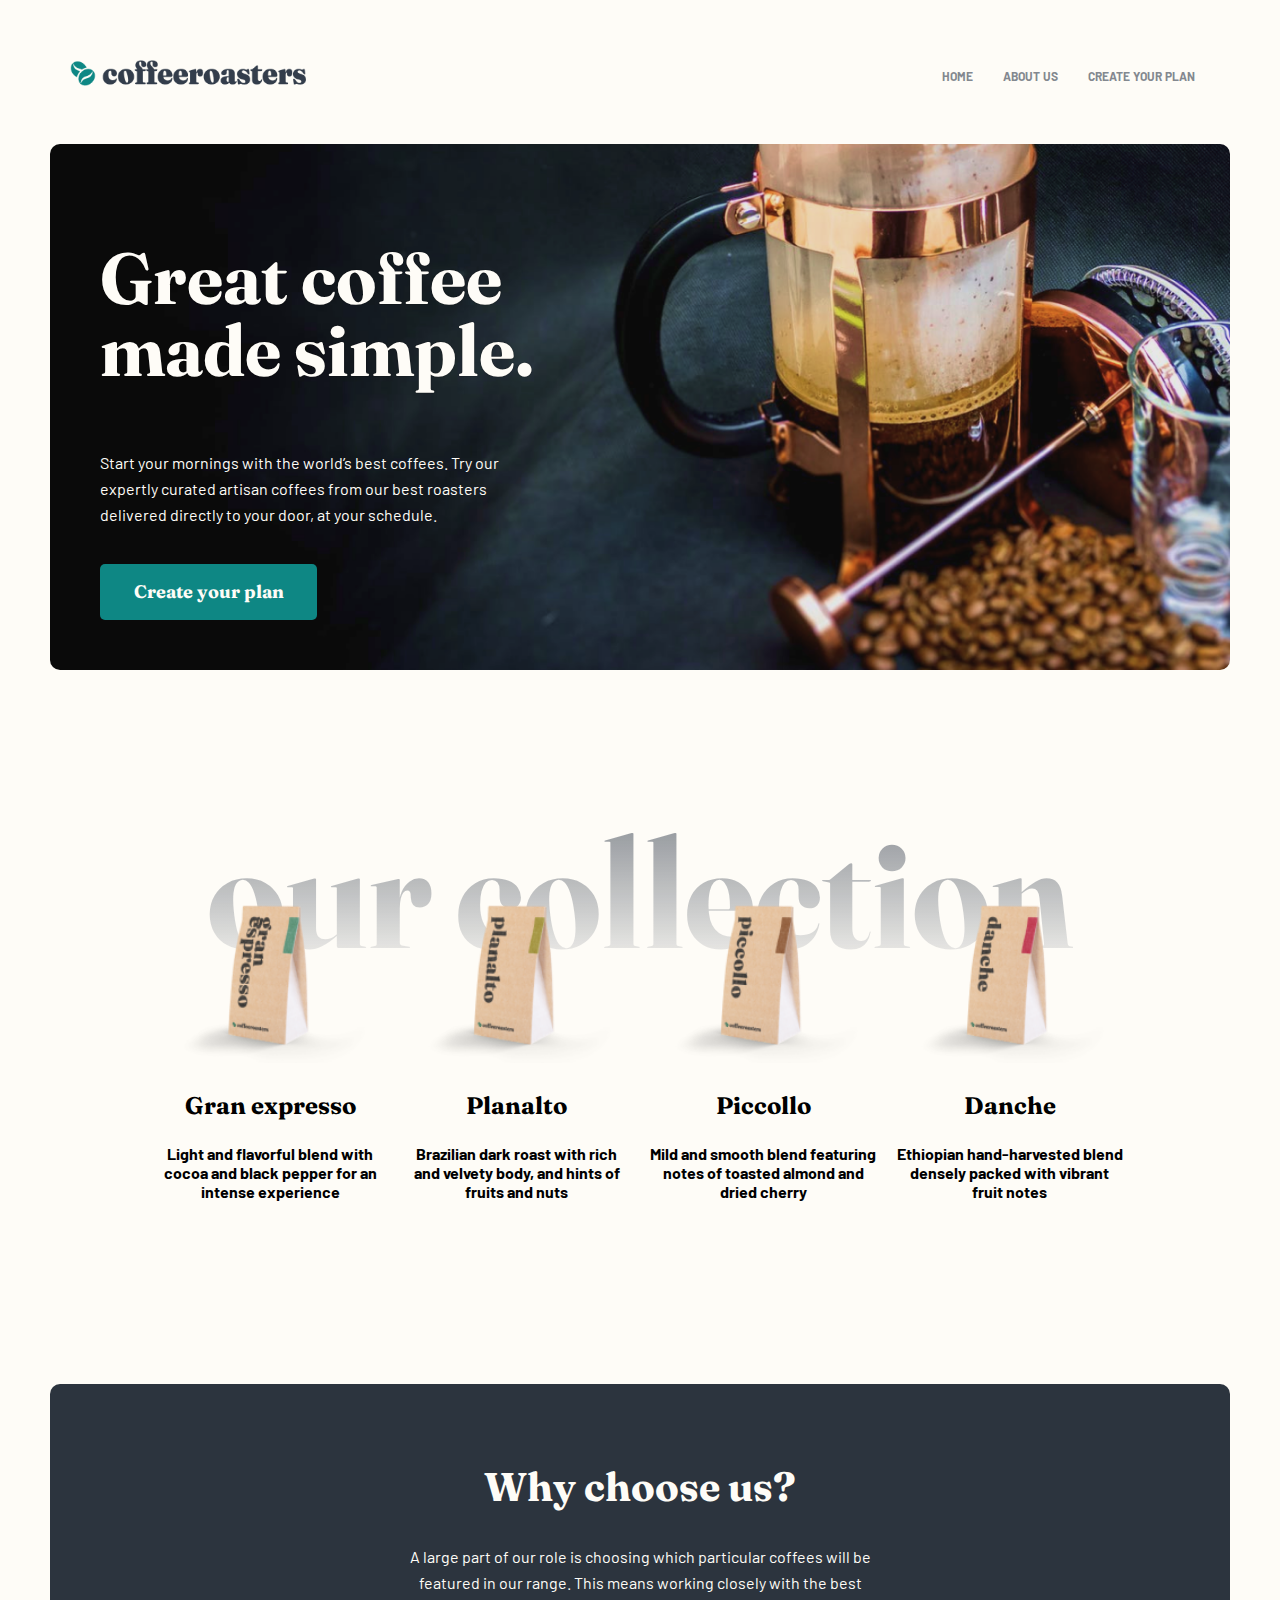
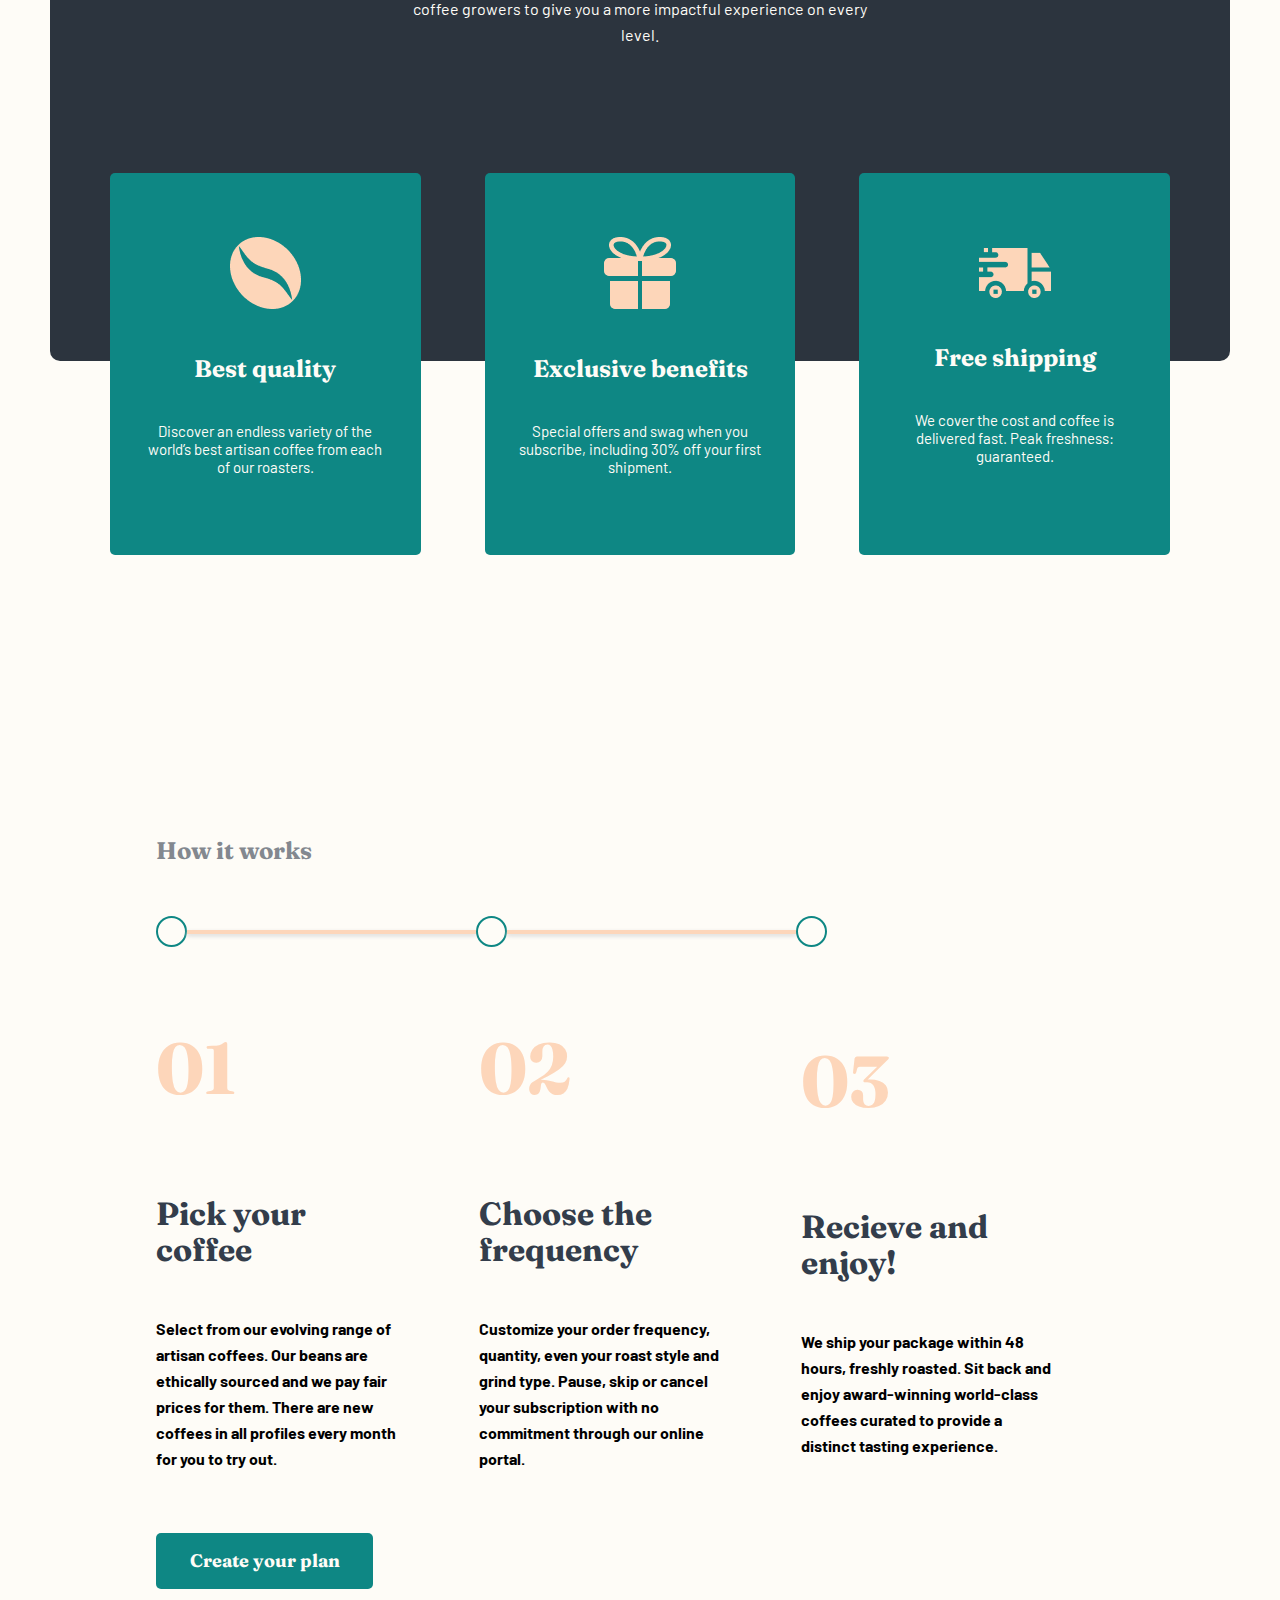
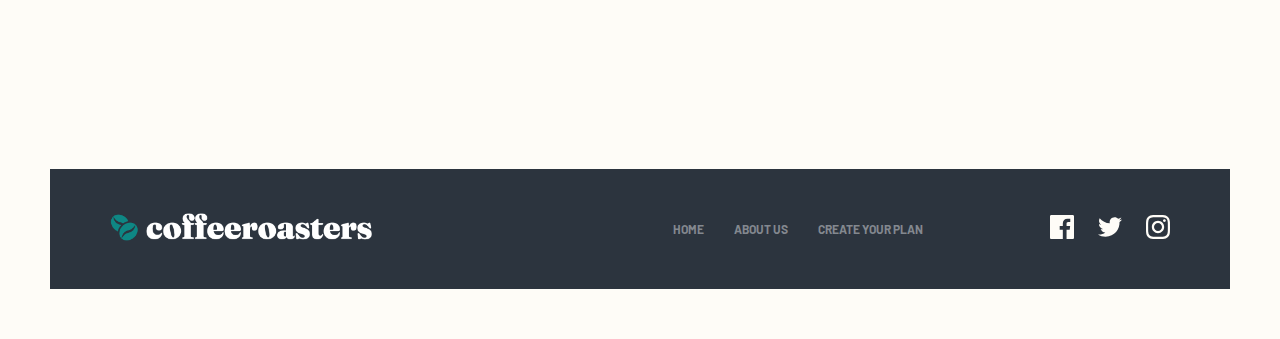
<file: index.html>
<!DOCTYPE html>
<html>

<head>
    <meta name="viewport" content="width=device-width, initial-scale=1, minimum-scale=1" />
    <title>cofferoasters</title>
    <link rel="icon" type="image/png" href="./assets/logo/beans.svg">
    <link rel="stylesheet" href="https://cdnjs.cloudflare.com/ajax/libs/font-awesome/6.4.0/css/all.min.css">
    <link rel="stylesheet" href="./styles/shared/header.css">
    <link rel="stylesheet" href="./styles/shared/footer.css">
    <link rel="stylesheet" href="./styles/main.css">

</head>

<body>
    <header>
        <a href="index.html">
            <img class="logo" src="./assets/logo/logo.png" alt="cofferoasters logo" >
        </a>
       
        <i id="menu-icon" class="fa-solid fa-bars"></i>

        <nav class="navigation">
            <ul>
                <li><a href="./index.html">Home</a></li>
                <li><a href="./about_us/about.html">About Us</a></li>
                <li><a href="./create_plan/create.html">Create Your Plan</a></li>
            </ul>
        </nav>
    </header>
    <main>
        <section class="main-content">
            <div class="content">
                <h1 class="main-title">Great coffee made simple.</h1>
                <p class="info">Start your mornings with the world’s best coffees. Try our expertly curated
                    artisan coffees from our best roasters delivered directly to your door, at your schedule.</p>
                <a href="./create_plan/create.html" class="create-plan-button">Create your plan</a>
            </div>
        </section>
        <section class="coffee-type">
            <h2 class="our-collection">our collection</h2>
            <div class="coffee-selection">
                <div class="coffee-type1">
                    <img class="coffee-img" src="./assets/coffee/gran-expresso.png" alt="Gran expresso coffee img">
                    <h3 class="coffee-name">Gran expresso</h3>
                    <p class="coffee-info">Light and flavorful blend with cocoa and black pepper for an intense
                        experience</p>
                </div>
                <div class="coffee-type1">
                    <img class="coffee-img" src="./assets/coffee/planalto.png" alt="Planalto coffee img">
                    <h3 class="coffee-name">Planalto</h3>
                    <p class="coffee-info">Brazilian dark roast with rich and velvety body, and hints of fruits and nuts
                    </p>
                </div>
                <div class="coffee-type1">
                    <img class="coffee-img" src="./assets/coffee/piccollo.png" alt="Piccollo coffee img">
                    <h3 class="coffee-name">Piccollo</h3>
                    <p class="coffee-info">Mild and smooth blend featuring notes of toasted almond and dried cherry </p>
                </div>
                <div class="coffee-type1">
                    <img class="coffee-img" src="./assets/coffee/danche.png" alt="Danche coffee img">
                    <h3 class="coffee-name">Danche</h3>
                    <p class="coffee-info">Ethiopian hand-harvested blend densely packed with vibrant fruit notes </p>
                </div>
            </div>
        </section>
        <section class="why-us">
            <div class="why">
                <h2>Why choose us?</h2>
                <p>A large part of our role is choosing which particular coffees will be featured in our
                    range. This means working closely with the best coffee growers to give you a more
                    impactful experience on every level.</p>
            </div>
            <div class="arguments">
                <div class="argument-1">
                    <div class="argument">
                        <img class="argument-img" src="./assets/argument/coffee-bean.png">
                        <h3>Best quality</h3>
                        <p>Discover an endless variety of the world’s best artisan coffee from each of our roasters.</p>
                    </div>
                    <div class="argument">
                        <img class="argument-img" src="./assets/argument/present.png">
                        <h3>Exclusive benefits</h3>
                        <p>Special offers and swag when you subscribe, including 30% off your first shipment.</p>
                    </div>
                    <div class="argument">
                        <img class="argument-img" src="./assets/argument/delivery.png">
                        <h3>Free shipping</h3>
                        <p>We cover the cost and coffee is delivered fast. Peak freshness: guaranteed.</p>
                    </div>
                </div>
            </div>
        </section>

        <section class="how">
            <h3>How it works</h3>
            <div class="line-container">
                <div class="circle circle-start"></div>
                <div class="line"></div>
                <div class="circle circle-middle"></div>
                <div class="line"></div>
                <div class="circle circle-end"></div>
            </div>
            <div class="do-steps">
                <div class="step">
                    <h2 class="number">01</h2>
                    <h3 class="step-1">Pick your coffee</h3>
                    <p class="step-2">Select from our evolving range of artisan coffees. Our beans are ethically sourced
                        and we pay fair prices for them. There are new coffees in all profiles every month for you
                        to try out.</p>
                </div>
                <div class="step">
                    <h2 class="number">02</h2>
                    <h3 class="step-1">Choose the frequency</h3>
                    <p class="step-2">Customize your order frequency, quantity, even your roast style and grind type.
                        Pause, skip or cancel your subscription with no commitment through our online portal.</p>
                </div>
                <div class="step">
                    <h2 class="number">03</h2>
                    <h3 class="step-1">Recieve and enjoy!</h3>
                    <p class="step-2">We ship your package within 48 hours, freshly roasted. Sit back and enjoy
                        award-winning
                        world-class coffees curated to provide a distinct tasting experience.</p>
                </div>
            </div>
            <a href="./create_plan/create.html" class="create-plan-button">Create your plan</a>
        </section>
        <button id="scrollToTopButton" title="Scroll to Top"><i class="fas fa-arrow-up"></i></button>


    </main>
    <footer>
        <a class="footer-logo" href="index.html">
            <img src="./assets/footer/logo-f.png" alt="logo image coffee roasters" >
        </a>
        
        <ul>
            <li><a href="./index.html">Home</a></li>
            <li><a href="./about_us/about.html">About Us</a></li>
            <li><a href="./create_plan/create.html">Create Your Plan</a></li>
        </ul>
        <div class="social-icons">
            <a class="icon-s" href="https://www.facebook.com">
                <svg width="24" height="24" viewBox="0 0 24 24" fill="none" xmlns="http://www.w3.org/2000/svg">
                    <path
                        d="M22.675 0H1.325C0.593 0 0 0.593 0 1.325V22.676C0 23.407 0.593 24 1.325 24H12.82V14.706H9.692V11.084H12.82V8.413C12.82 5.313 14.713 3.625 17.479 3.625C18.804 3.625 19.942 3.724 20.274 3.768V7.008L18.356 7.009C16.852 7.009 16.561 7.724 16.561 8.772V11.085H20.148L19.681 14.707H16.561V24H22.677C23.407 24 24 23.407 24 22.675V1.325C24 0.593 23.407 0 22.675 0Z"
                        fill="#FEFCF7" />
                </svg>



            </a>
            <a class="icon-s" href="https://www.twitter.com"><svg width="24" height="20" viewBox="0 0 24 20" fill="none"
                    xmlns="http://www.w3.org/2000/svg">
                    <path
                        d="M24 2.55705C23.117 2.94905 22.168 3.21305 21.172 3.33205C22.189 2.72305 22.97 1.75805 23.337 0.608047C22.386 1.17205 21.332 1.58205 20.21 1.80305C19.313 0.846047 18.032 0.248047 16.616 0.248047C13.437 0.248047 11.101 3.21405 11.819 6.29305C7.728 6.08805 4.1 4.12805 1.671 1.14905C0.381 3.36205 1.002 6.25705 3.194 7.72305C2.388 7.69705 1.628 7.47605 0.965 7.10705C0.911 9.38805 2.546 11.522 4.914 11.997C4.221 12.185 3.462 12.229 2.69 12.081C3.316 14.037 5.134 15.46 7.29 15.5C5.22 17.123 2.612 17.848 0 17.54C2.179 18.937 4.768 19.752 7.548 19.752C16.69 19.752 21.855 12.031 21.543 5.10605C22.505 4.41105 23.34 3.54405 24 2.55705Z"
                        fill="#FEFCF7" />
                </svg>
            </a>
            <a class="icon-s" href="https://www.instagram.com"><svg width="24" height="24" viewBox="0 0 24 24"
                    fill="none" xmlns="http://www.w3.org/2000/svg">
                    <path fill-rule="evenodd" clip-rule="evenodd"
                        d="M12 0C8.741 0 8.333 0.014 7.053 0.072C2.695 0.272 0.273 2.69 0.073 7.052C0.014 8.333 0 8.741 0 12C0 15.259 0.014 15.668 0.072 16.948C0.272 21.306 2.69 23.728 7.052 23.928C8.333 23.986 8.741 24 12 24C15.259 24 15.668 23.986 16.948 23.928C21.302 23.728 23.73 21.31 23.927 16.948C23.986 15.668 24 15.259 24 12C24 8.741 23.986 8.333 23.928 7.053C23.732 2.699 21.311 0.273 16.949 0.073C15.668 0.014 15.259 0 12 0ZM12 2.163C15.204 2.163 15.584 2.175 16.85 2.233C20.102 2.381 21.621 3.924 21.769 7.152C21.827 8.417 21.838 8.797 21.838 12.001C21.838 15.206 21.826 15.585 21.769 16.85C21.62 20.075 20.105 21.621 16.85 21.769C15.584 21.827 15.206 21.839 12 21.839C8.796 21.839 8.416 21.827 7.151 21.769C3.891 21.62 2.38 20.07 2.232 16.849C2.174 15.584 2.162 15.205 2.162 12C2.162 8.796 2.175 8.417 2.232 7.151C2.381 3.924 3.896 2.38 7.151 2.232C8.417 2.175 8.796 2.163 12 2.163ZM5.838 12C5.838 8.597 8.597 5.838 12 5.838C15.403 5.838 18.162 8.597 18.162 12C18.162 15.404 15.403 18.163 12 18.163C8.597 18.163 5.838 15.403 5.838 12ZM12 16C9.791 16 8 14.21 8 12C8 9.791 9.791 8 12 8C14.209 8 16 9.791 16 12C16 14.21 14.209 16 12 16ZM16.965 5.595C16.965 4.8 17.61 4.155 18.406 4.155C19.201 4.155 19.845 4.8 19.845 5.595C19.845 6.39 19.201 7.035 18.406 7.035C17.61 7.035 16.965 6.39 16.965 5.595Z"
                        fill="#FEFCF7" />
                </svg>
            </a>
        </div>
    </footer>
    <script src="./js/functions/headerToggle.js"></script>
    <script src="./js/scroll.js"></script>
</body>

</html>
</file>
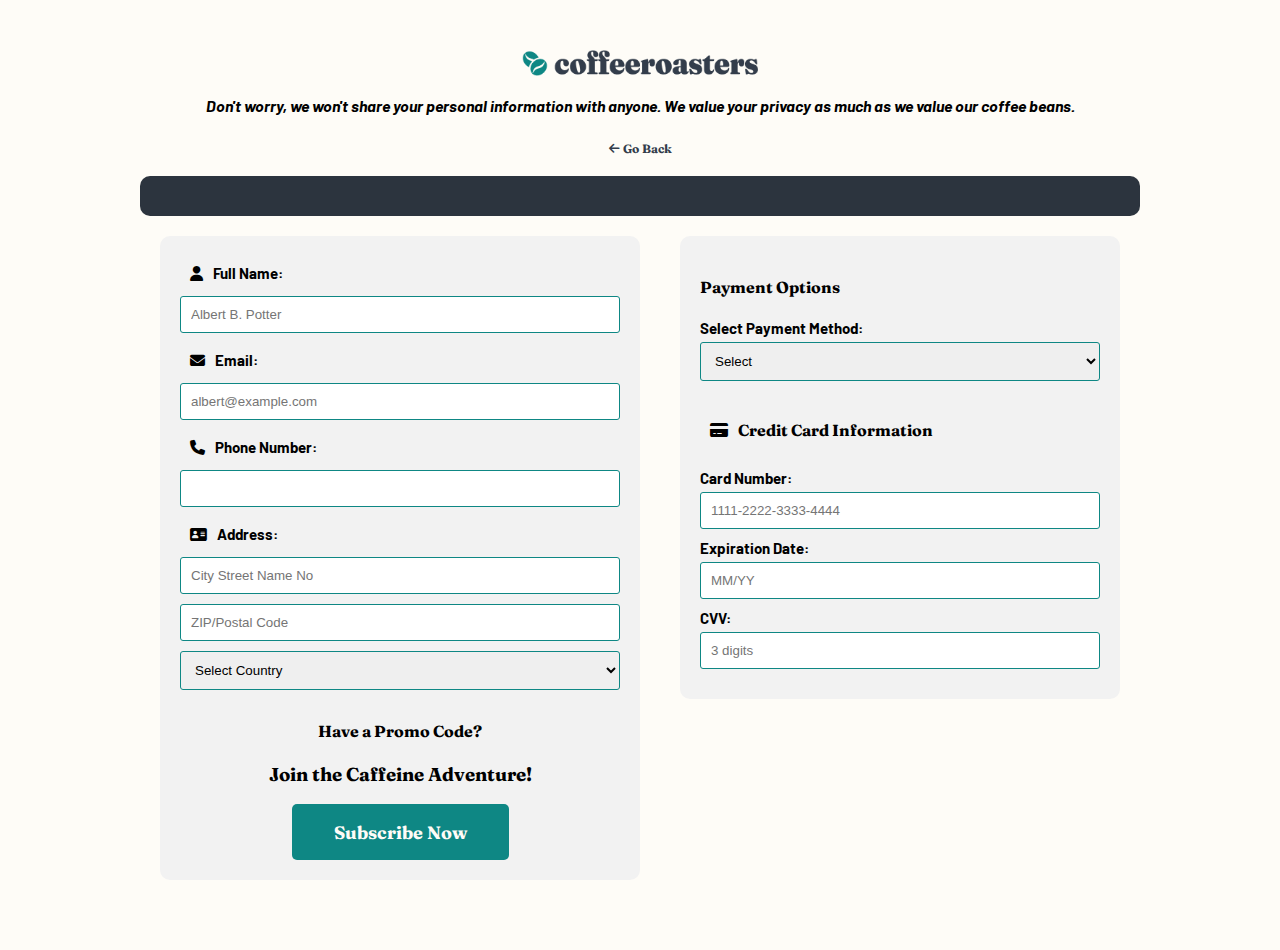
<file: checkout.html>
<!DOCTYPE html>
<html lang="en">

<head>
    <meta charset="UTF-8">
    <meta name="viewport" content="width=device-width, initial-scale=1.0">
    <title>Coffee Subscription Checkout</title>
    <link rel="icon" type="image/png" href="./assets/logo/beans.svg">
    <link rel="stylesheet" href="https://cdnjs.cloudflare.com/ajax/libs/font-awesome/6.4.0/css/all.min.css">
    <link rel="stylesheet" href="./styles/checkout.css">
</head>

<body>
    <div class="checkout-container">
        <div class="checkout-logo">
            <img class="checkout-logo-img" src="./assets/logo/logo.png" alt="subscription logo">
            <p>Don't worry, we won't share your personal information with anyone. We value your privacy as much as we
                value our coffee beans.</p>
                <button id="goBackButton"> <i class="fas fa-arrow-left"></i> Go Back</button>
        </div>
        
        <div id="checkout-summary">

            <!-- This is where the summary will be added -->
        </div>
        


        <form action="index.html" method="POST" id="payment-form">
            <div class="left-section">
                <div class="form-group">
                    <label for="fname"><i class="fa fa-user"></i>Full Name:</label>
                    <input type="text" id="fname" name="name" placeholder="Albert B. Potter" required>
                    
                </div>
                <div class="form-group">
                    <label for="email"><i class="fa fa-envelope"></i>Email:</label>
                    <input type="email" id="email" name="email" placeholder="albert@example.com" required>
                    
                </div>
                <div class="form-group">
                    <label for="phone"><i class="fa fa-phone"></i>Phone Number:</label>
                    <input type="tel" id="phone" name="phone" required>
                    <p id="error-message" >Please type only numbers.</p>
                    
                </div>
                <div class="form-group">
                    <label for="address"><i class="fa fa-address-card"></i>Address:</label>
                    <div class="address-inputs">
                        <input type="text" id="city" name="city" placeholder="City Street Name No" required>

                        <input type="text" id="postal-code" name="postal-code" placeholder="ZIP/Postal Code" required>
                        <select id="country" name="country" required>
                            <option value="">Select Country</option>
                            <option value="au">Austria</option>
                            <option value="be">Belgium</option>
                            <option value="bg">Bulgaria</option>
                            <option value="fr">France</option>
                            <option value="de">Germany</option>
                            <option value="it">Italia</option>
                            <option value="ro">Romania</option>
                            <option value="es">Spain</option>
                            <option value="ch">Switzerland</option>
                            <option value="uk">UK</option>
                        </select>
                    </div>
                </div>

                <div class="subscription-promo">
                    <h4 id="promo-toggle">Have a Promo Code?</h4>
                    <div id="promo-content" style="display: none;">
                        <p>Enter your promo code below to get a discount on your subscription:</p>
                        <input type="text" id="promo-code" name="promo-code" placeholder="PROMO CODE">
                        <button id="apply-promo-button">Apply</button>
                        <p id="promo-error-message" >Invalid promo code. Please try again.</p>
                    </div>
                </div>
                
                <div class="subscribe">
                    <h3>Join the Caffeine Adventure!</h3>
                    <button type="submit" id="subscribeButton">Subscribe Now</button>
                </div>
             

            </div>
            <div class="right-section">

                <div class="right-section-payment">
                    <div class="form-group">
                        <h4>Payment Options</h4>
                        <label for="payment-method">Select Payment Method:</label>
                        <select id="payment-method" name="payment-method" required>
                            <option value="select-payment">Select</option>
                            <option value="card">Credit Card</option>
                            <option value="cash">Cash on Delivery</option>

                        </select>
                    </div>
                    <div class="form-group" id="credit-card-details">
                        <h4><i class="fa fa-credit-card-alt"></i>Credit Card Information</h4>
                        <label for="card-number">Card Number:</label>
                        <input type="text" id="card-number" name="card-number" placeholder="1111-2222-3333-4444"
                            required>
                        <label for="expiration-date">Expiration Date:</label>
                        <input type="text" id="expiration-date" name="expiration-date" placeholder="MM/YY" required>
                        <label for="cvv">CVV:</label>
                        <input type="text" id="cvv" name="cvv" placeholder="3 digits" required>
                    </div>
                </div>

            </div>

           
        </form>


    </div>
    <button id="scrollToTopButton" title="Scroll to Top"><i class="fas fa-arrow-up"></i></button>
    <script src="./js/functions/checkout.js"></script>
    <script src="./js/functions/validateCard.js"></script>
    <script src="./js/functions/validatePhone.js"></script>
    <script src="./js/scroll.js"></script>
    <script src="./js/functions/goBack.js"></script>
    <script src="./js/functions/promoCode.js"></script>

</body>

</html>
</file>
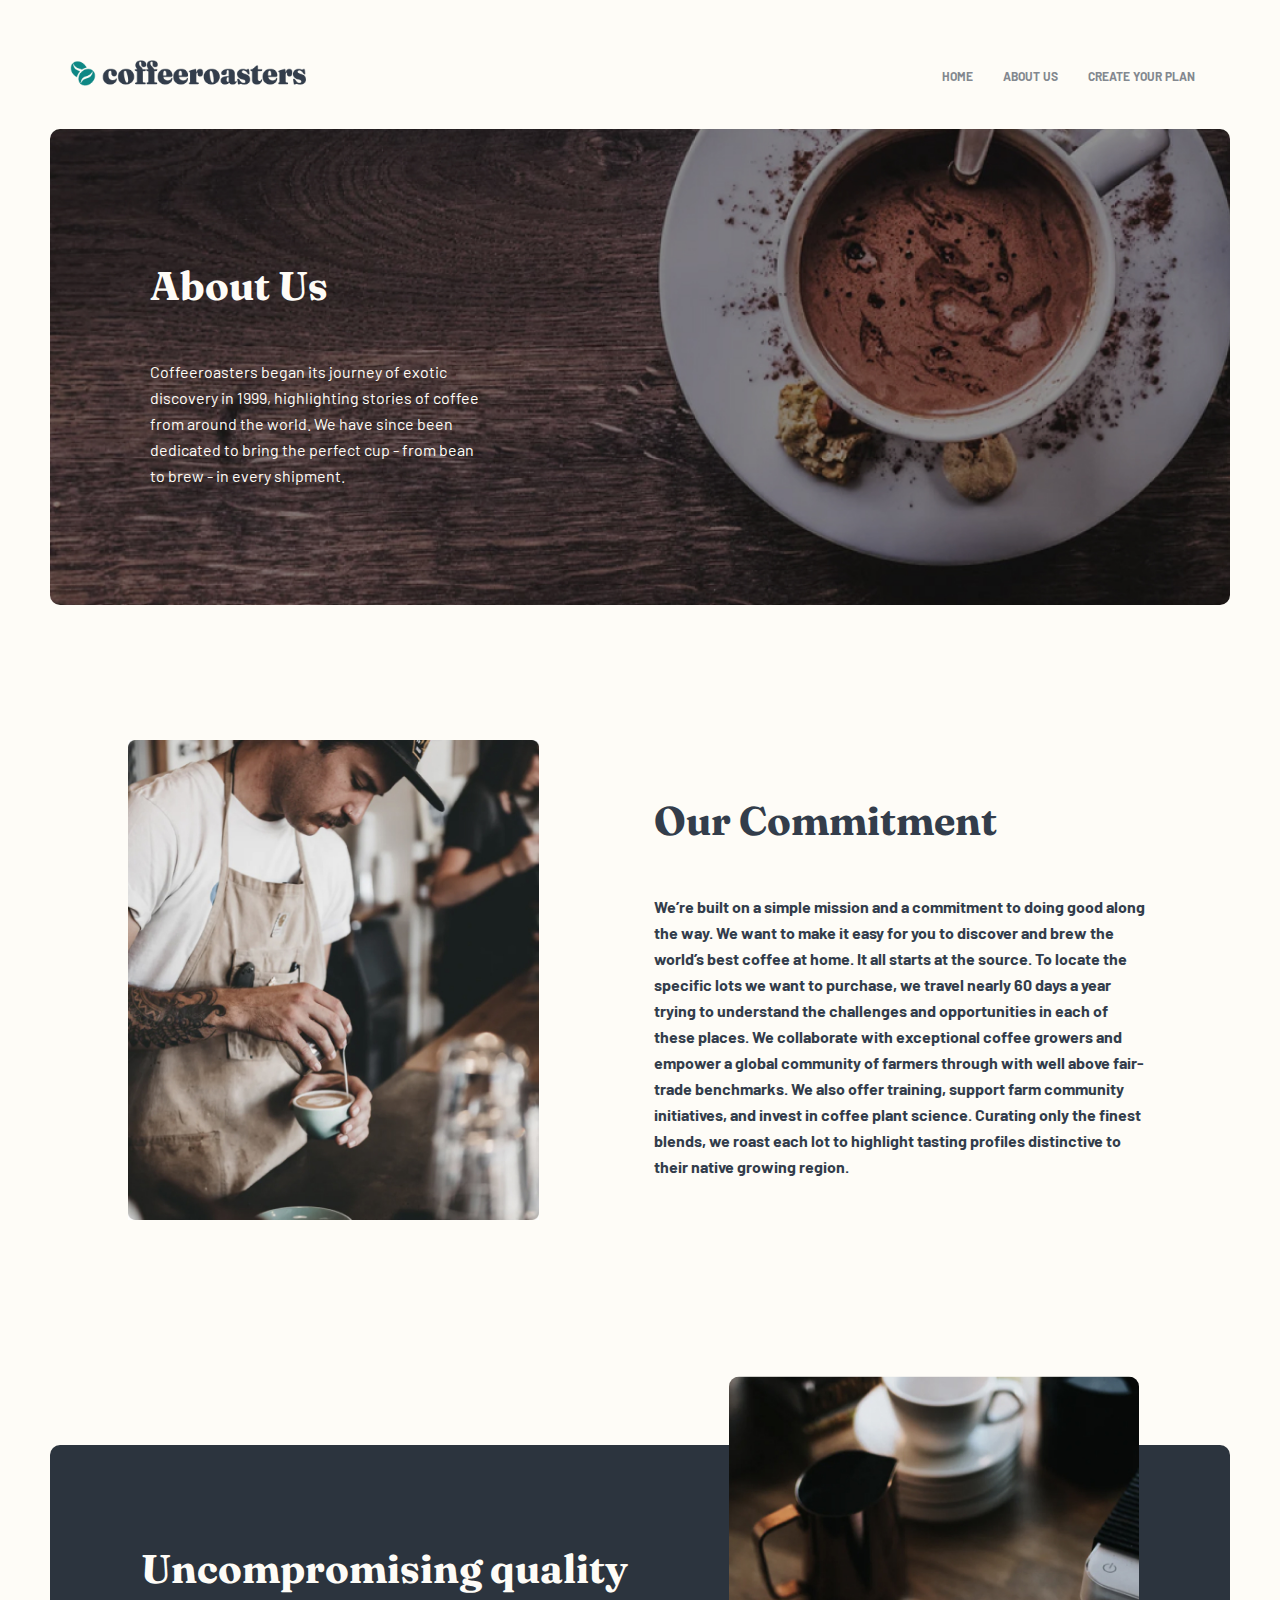
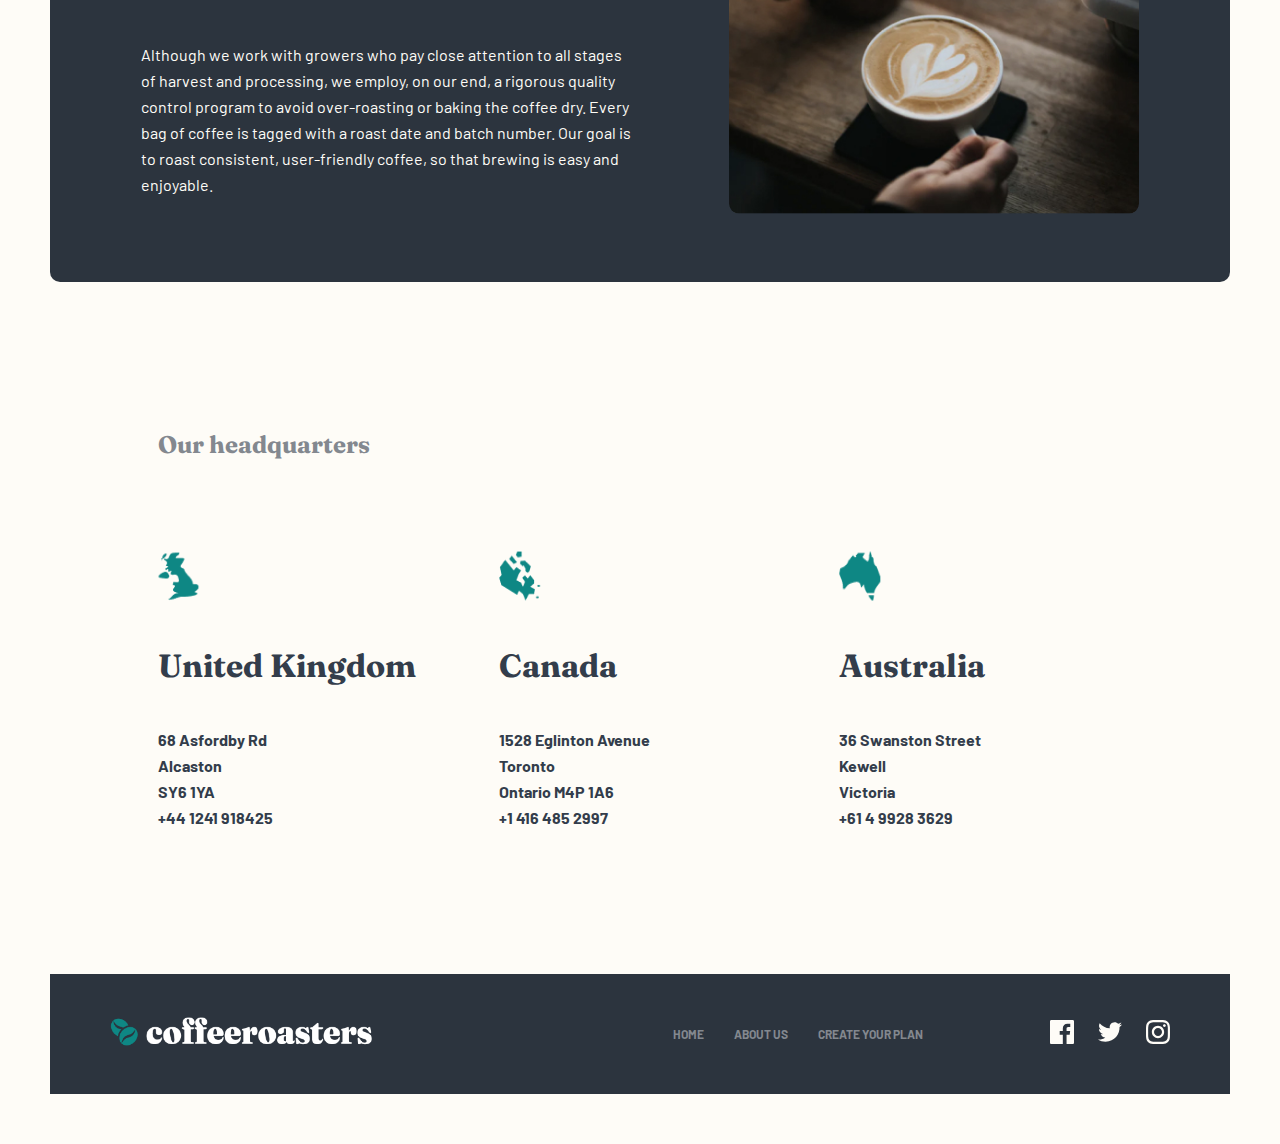
<file: about_us/about.html>
<!DOCTYPE html>
<html>

<head>
    <meta name="viewport" content="width=device-width, initial-scale=1, minimum-scale=1" />
    <title>About Us</title>
    <link rel="icon" type="image/png" href="../assets/logo/beans.svg">
    <link rel="stylesheet" href="https://cdnjs.cloudflare.com/ajax/libs/font-awesome/6.4.0/css/all.min.css">
    <link rel="stylesheet" href="../styles/shared/header.css">
    <link rel="stylesheet" href="../styles/shared/footer.css">
    <link rel="stylesheet" href="../styles/about.css">
</head>

<body>
    <header>
        <a href="../index.html">
            <img class="logo" src="../assets/logo/logo.png" alt="cofferoasters logo">
        </a>
        
        <i id="menu-icon" class="fa-solid fa-bars"></i>
        <nav class="navigation">
            <ul>
                <li><a href="../index.html">Home</a></li>
                <li><a href="about.html">About Us</a></li>
                <li><a href="../create_plan/create.html">Create Your Plan</a></li>
            </ul>
        </nav>
    </header>
    <main>
        <section class="about-us">
            <h2>About Us</h2>
            <p>Coffeeroasters began its journey of exotic discovery in 1999, highlighting stories of
                coffee from around the world. We have since been dedicated to bring the perfect cup - from
                bean to brew - in every shipment.</p>
        </section>
        <section class="commitment">
            <img class="img-mobile" src="../assets/about/coffee/second.jpg">
            <img class="img-desktop" src="..//assets/about/coffee/second-d.jpg">
            <div class="commitment-text">
                <h2>Our Commitment</h2>
                <p>We’re built on a simple mission and a commitment to doing good along the way.
                    We want to make it easy for you to discover and brew the world’s best coffee at home.
                    It all starts at the source. To locate the specific lots we want to purchase, we travel
                    nearly 60 days a year trying to understand the challenges and opportunities in each of
                    these places. We collaborate with exceptional coffee growers and empower a global
                    community of farmers through with well above fair-trade benchmarks. We also offer
                    training, support farm community initiatives, and invest in coffee plant science.
                    Curating only the finest blends, we roast each lot to highlight tasting profiles
                    distinctive to their native growing region.
                </p>
            </div>

        </section>
        <section class="quality">
            <img class="img-mobile" src="../assets/about/coffee/third.jpg">
            <div class="quality-text">
                <h2>Uncompromising quality</h2>
                <p>Although we work with growers who pay close attention to all stages of harvest and
                    processing, we employ, on our end, a rigorous quality control program to avoid
                    over-roasting or baking the coffee dry. Every bag of coffee is tagged with a roast
                    date and batch number. Our goal is to roast consistent, user-friendly coffee, so that
                    brewing is easy and enjoyable.
                </p>
            </div>
            <img class="img-desktop" src="../assets/about/coffee/third-d.jpg">
        </section>
        <section class="headquarters">
            <h2>Our headquarters</h2>

            <div class="location">
                <div class="country">
                    <img src="../assets/about/countries/UK.png">
                    <h4>United Kingdom</h4>
                    <div class="adress">68 Asfordby Rd <br>
                        Alcaston<br>
                        SY6 1YA <br>
                        +44 1241 918425 <br>
                    </div>
                </div>
                <div class="country">
                    <img src="../assets/about/countries/canada.png">
                    <h4>Canada</h4>
                    <div class="adress">1528 Eglinton Avenue <br>
                        Toronto <br>
                        Ontario M4P 1A6 <br>
                        +1 416 485 2997 <br>
                    </div>
                </div>
                <div class="country">
                    <img src="../assets/about/countries/australia.png">
                    <h4>Australia</h4>
                    <div class="adress">36 Swanston Street <br>
                        Kewell <br>
                        Victoria <br>
                        +61 4 9928 3629 <br>
                    </div>
                </div>
            </div>


        </section>
        <button id="scrollToTopButton" title="Scroll to Top"><i class="fas fa-arrow-up"></i></button>

    </main>
    <footer>
        <a class="footer-logo" href="../index.html">
            <img src="../assets/footer/logo-f.png" alt="logo image coffee roasters">
        </a>
   
        <ul>
            <li><a href="../index.html">Home</a></li>
            <li><a href="about.html">About Us</a></li>
            <li><a href="../create_plan/create.html">Create Your Plan</a></li>
        </ul>
        <div class="social-icons">
            <a class="icon-s" href="https://www.facebook.com">
                <svg width="24" height="24" viewBox="0 0 24 24" fill="none" xmlns="http://www.w3.org/2000/svg">
                    <path
                        d="M22.675 0H1.325C0.593 0 0 0.593 0 1.325V22.676C0 23.407 0.593 24 1.325 24H12.82V14.706H9.692V11.084H12.82V8.413C12.82 5.313 14.713 3.625 17.479 3.625C18.804 3.625 19.942 3.724 20.274 3.768V7.008L18.356 7.009C16.852 7.009 16.561 7.724 16.561 8.772V11.085H20.148L19.681 14.707H16.561V24H22.677C23.407 24 24 23.407 24 22.675V1.325C24 0.593 23.407 0 22.675 0Z"
                        fill="#FEFCF7" />
                </svg>



            </a>
            <a class="icon-s" href="https://www.twitter.com"><svg width="24" height="20" viewBox="0 0 24 20" fill="none"
                    xmlns="http://www.w3.org/2000/svg">
                    <path
                        d="M24 2.55705C23.117 2.94905 22.168 3.21305 21.172 3.33205C22.189 2.72305 22.97 1.75805 23.337 0.608047C22.386 1.17205 21.332 1.58205 20.21 1.80305C19.313 0.846047 18.032 0.248047 16.616 0.248047C13.437 0.248047 11.101 3.21405 11.819 6.29305C7.728 6.08805 4.1 4.12805 1.671 1.14905C0.381 3.36205 1.002 6.25705 3.194 7.72305C2.388 7.69705 1.628 7.47605 0.965 7.10705C0.911 9.38805 2.546 11.522 4.914 11.997C4.221 12.185 3.462 12.229 2.69 12.081C3.316 14.037 5.134 15.46 7.29 15.5C5.22 17.123 2.612 17.848 0 17.54C2.179 18.937 4.768 19.752 7.548 19.752C16.69 19.752 21.855 12.031 21.543 5.10605C22.505 4.41105 23.34 3.54405 24 2.55705Z"
                        fill="#FEFCF7" />
                </svg>
            </a>
            <a class="icon-s" href="https://www.instagram.com"><svg width="24" height="24" viewBox="0 0 24 24"
                    fill="none" xmlns="http://www.w3.org/2000/svg">
                    <path fill-rule="evenodd" clip-rule="evenodd"
                        d="M12 0C8.741 0 8.333 0.014 7.053 0.072C2.695 0.272 0.273 2.69 0.073 7.052C0.014 8.333 0 8.741 0 12C0 15.259 0.014 15.668 0.072 16.948C0.272 21.306 2.69 23.728 7.052 23.928C8.333 23.986 8.741 24 12 24C15.259 24 15.668 23.986 16.948 23.928C21.302 23.728 23.73 21.31 23.927 16.948C23.986 15.668 24 15.259 24 12C24 8.741 23.986 8.333 23.928 7.053C23.732 2.699 21.311 0.273 16.949 0.073C15.668 0.014 15.259 0 12 0ZM12 2.163C15.204 2.163 15.584 2.175 16.85 2.233C20.102 2.381 21.621 3.924 21.769 7.152C21.827 8.417 21.838 8.797 21.838 12.001C21.838 15.206 21.826 15.585 21.769 16.85C21.62 20.075 20.105 21.621 16.85 21.769C15.584 21.827 15.206 21.839 12 21.839C8.796 21.839 8.416 21.827 7.151 21.769C3.891 21.62 2.38 20.07 2.232 16.849C2.174 15.584 2.162 15.205 2.162 12C2.162 8.796 2.175 8.417 2.232 7.151C2.381 3.924 3.896 2.38 7.151 2.232C8.417 2.175 8.796 2.163 12 2.163ZM5.838 12C5.838 8.597 8.597 5.838 12 5.838C15.403 5.838 18.162 8.597 18.162 12C18.162 15.404 15.403 18.163 12 18.163C8.597 18.163 5.838 15.403 5.838 12ZM12 16C9.791 16 8 14.21 8 12C8 9.791 9.791 8 12 8C14.209 8 16 9.791 16 12C16 14.21 14.209 16 12 16ZM16.965 5.595C16.965 4.8 17.61 4.155 18.406 4.155C19.201 4.155 19.845 4.8 19.845 5.595C19.845 6.39 19.201 7.035 18.406 7.035C17.61 7.035 16.965 6.39 16.965 5.595Z"
                        fill="#FEFCF7" />
                </svg>
            </a>
        </div>
    </footer>
    <script src="../js/functions/headerToggle.js"></script>
    <script src="../js/scroll.js"></script>
</body>

</html>
</file>
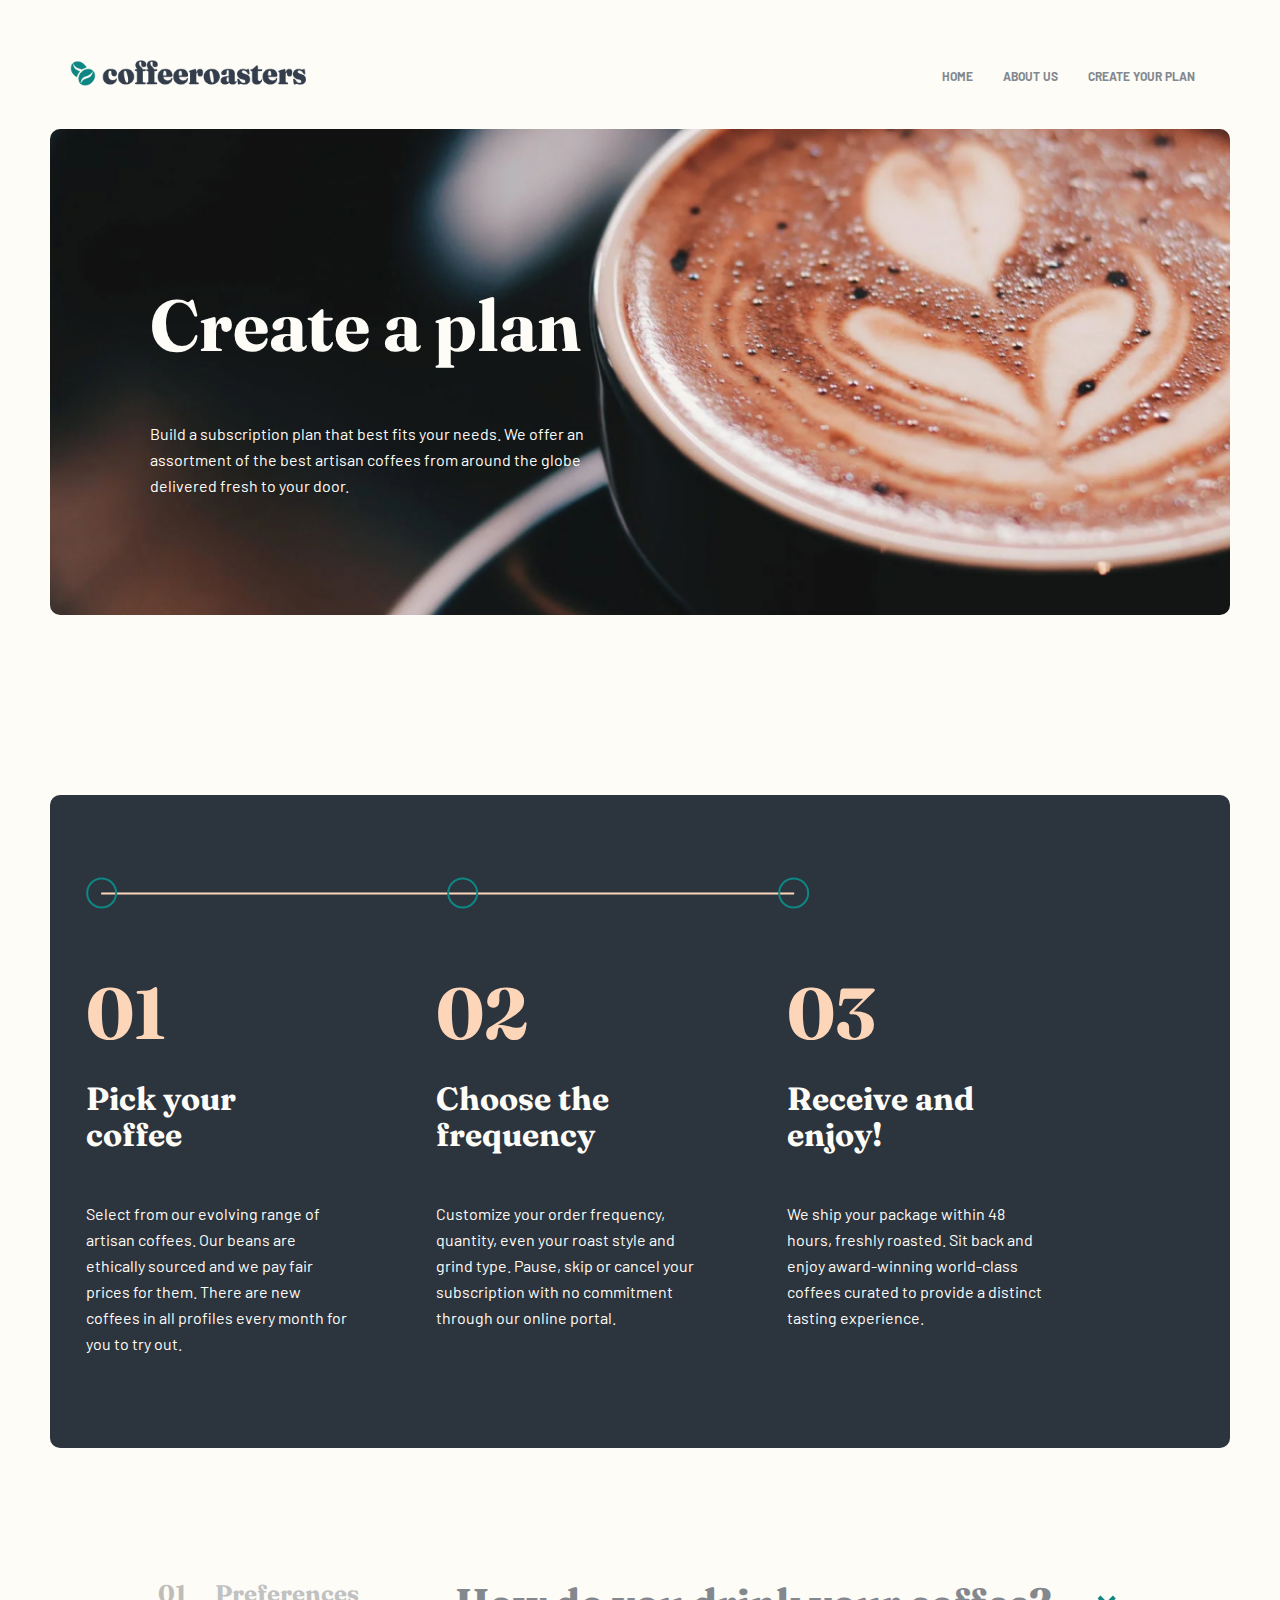
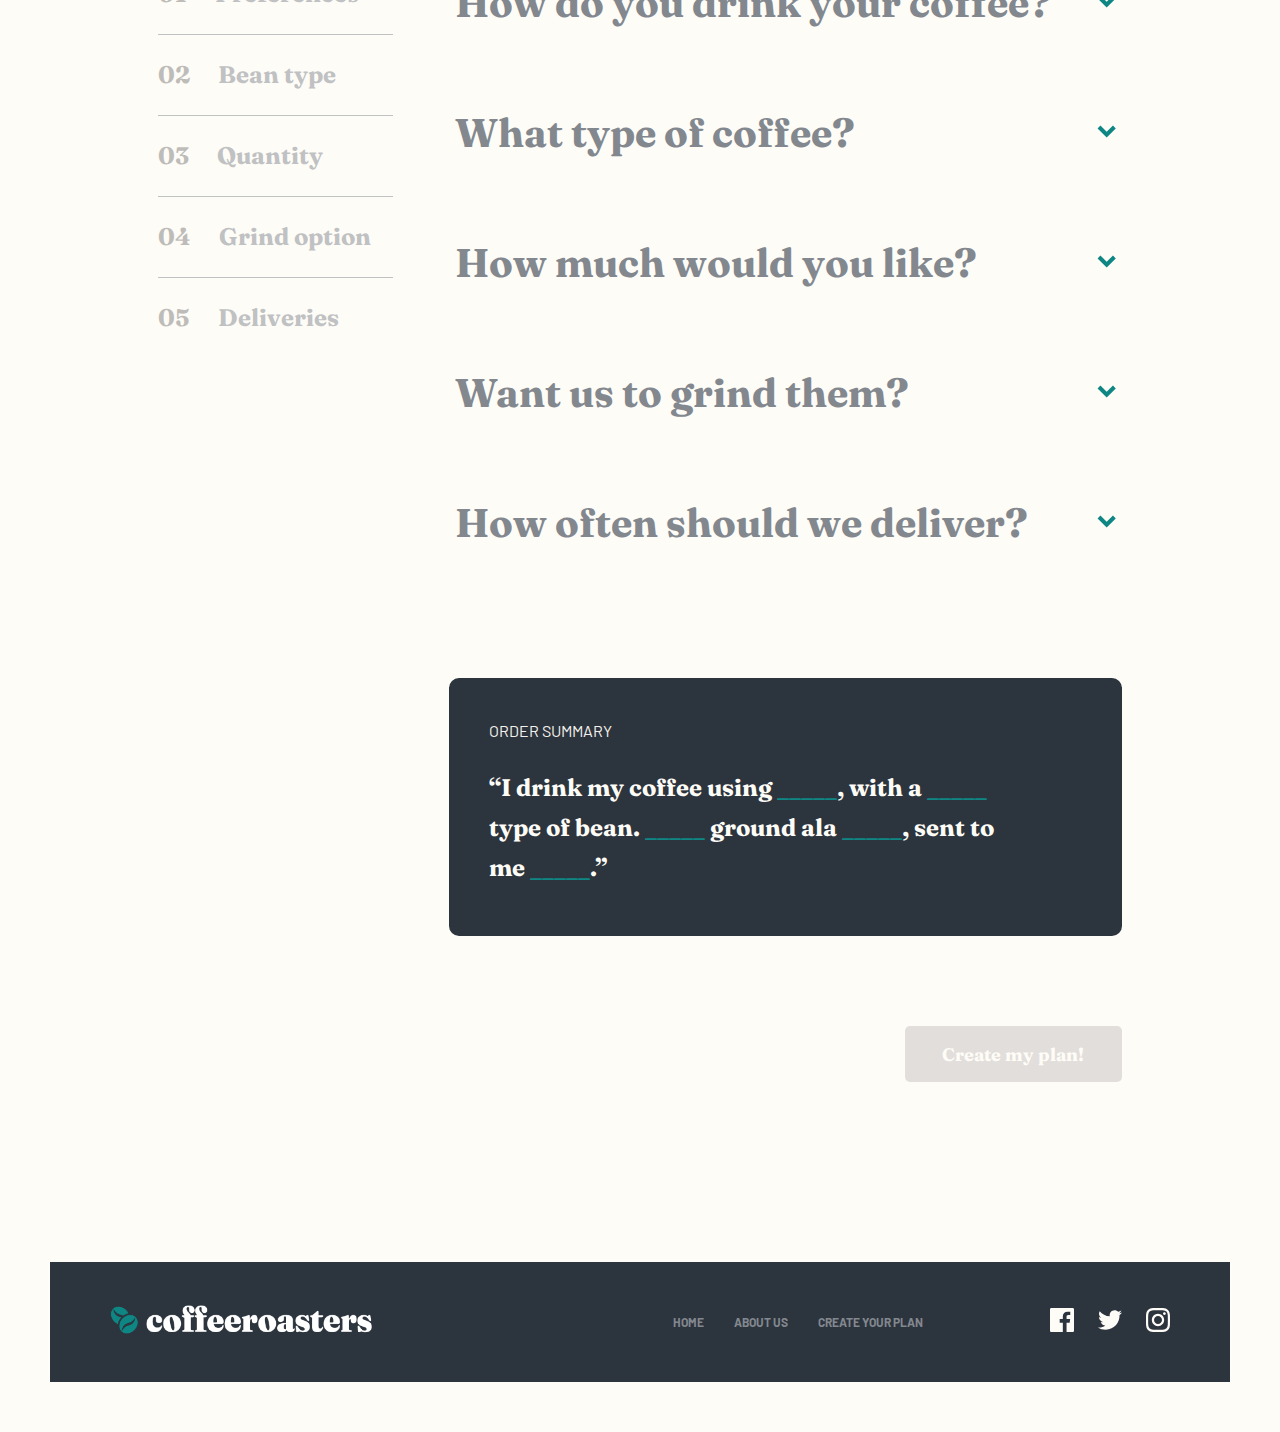
<file: create_plan/create.html>
<!DOCTYPE html>
<html>

<head>
  <meta name="viewport" content="width=device-width, initial-scale=1, minimum-scale=1" />
  <title>Create a plan</title>
  <link rel="icon" type="image/png" href="../assets/logo/beans.svg">
  <link rel="stylesheet" href="https://cdnjs.cloudflare.com/ajax/libs/font-awesome/6.4.0/css/all.min.css">
  <link rel="stylesheet" href="../styles/shared/header.css">
  <link rel="stylesheet" href="../styles/shared/footer.css">
  <link rel="stylesheet" href="../styles/create.css">
</head>

<body>
  <header>
    <a href="../index.html">
      <img class="logo" src="../assets/logo/logo.png" alt="cofferoasters logo">
    </a>
  
    <i id="menu-icon" class="fa-solid fa-bars"></i>
    <nav class="navigation">
      <ul>
        <li><a href="../index.html">Home</a></li>
        <li><a href="../about_us/about.html">About Us</a></li>
        <li><a href="./create.html">Create Your Plan</a></li>
      </ul>
    </nav>
  </header>
  <main>
    <section class="create-plan">
      <div class="create-text">
        <h2>Create a plan</h2>
        <p>Build a subscription plan that best fits your needs. We offer an assortment of the best
          artisan coffees from around the globe delivered fresh to your door.
        </p>
      </div>

    </section>
    <section class="pick">
      <div class="line-step-container">
        <div class="line-container">
          <div class="circle circle-start"></div>
          <div class="line"></div>
          <div class="circle circle-middle"></div>
          <div class="line"></div>
          <div class="circle circle-end"></div>
        </div>
        <div class="steps">
          <div class="step-1">
            <div class="number">01</div>
            <h3>Pick your coffee</h3>
            <p>Select from our evolving range of artisan coffees. Our beans are ethically sourced and we
              pay fair prices for them. There are new coffees in all profiles every month for you to try
              out.
            </p>
          </div>
          <div class="step-1">
            <div class="number">02</div>
            <h3>Choose the frequency</h3>
            <p>Customize your order frequency, quantity, even your roast style and grind type. Pause, skip
              or
              cancel your subscription with no commitment through our online portal.
            </p>
          </div>
          <div class="step-1">
            <div class="number">03</div>
            <h3>Receive and enjoy!</h3>
            <p>We ship your package within 48 hours, freshly roasted. Sit back and enjoy award-winning
              world-class coffees curated to provide a distinct tasting experience.
            </p>
          </div>
        </div>

      </div>


    </section>

    <section class="subscription">
      <nav class="create-plan-nav">
        <ol>
          <li class="create-plan-nav-item">
            <a href="#form-preferences" class="create-plan-nav-item-link">Preferences</a>
          </li>
          <li class="create-plan-nav-item">
            <a href="#form-bean-type" class="create-plan-nav-item-link">Bean type</a>
          </li>
          <li class="create-plan-nav-item">
            <a href="#form-quantity" class="create-plan-nav-item-link">Quantity</a>
          </li>
          <li class="create-plan-nav-item">
            <a href="#form-grind" class="create-plan-nav-item-link">Grind option</a>
          </li>
          <li class="create-plan-nav-item">
            <a href="#form-deliveries" class="create-plan-nav-item-link">Deliveries</a>
          </li>
        </ol>
      </nav>
      <form action="../checkout.html" method="get" class="accordion-toggle" id="subscription-form">
        <div>
          <button type="button" id="form-preferences" class="preferences js-accordion-toggle">
            <h3 class="create-plan-text">How do you drink your coffee?</h3>
            <span>
              <img src="../assets/create/icon-arrow.svg" alt="" class="create-plan-icon">
            </span>
          </button>
          <fieldset class="create-plan-options" id="coffee-preferences">
            <legend class="">Choose coffee preference</legend>

            <input type="radio" name="preferences" value="capsules" id="capsule" class="create-plan-radio js-capsule "
              required>
            <label for="capsule" class="create-plan-label">Capsule
              <span class="create-plan-details">
                Compatible with Nespresso systems and similar brewers
              </span>
            </label>

            <input type="radio" name="preferences" value="filter" id="filter" class="create-plan-radio " required>
            <label for="filter" class="create-plan-label">Filter
              <span class="create-plan-details">
                For pour over or drip methods like Aeropress, Chemex, and V60
              </span>
            </label>

            <input type="radio" name="preferences" value="espresso" id="espresso" class="create-plan-radio " required>
            <label for="espresso" class="create-plan-label">Espresso
              <span class="create-plan-details">Dense and finely ground beans for an intense, flavorful
                experience</span>
            </label>

          </fieldset>
        </div>
        <div>
          <button type="button" id="form-bean-type" aria-controls="bean-type" class="preferences js-accordion-toggle">
            <h3 class="create-plan-text">What type of coffee?</h3>
            <span>
              <img src="../assets/create/icon-arrow.svg" alt="" class="create-plan-icon">
            </span>
          </button>
          <fieldset class="create-plan-options" id="bean-type">
            <legend class="">Choose bean type</legend>

            <input type="radio" name="bean-type" value="single origin" id="single-origin" class="create-plan-radio "
              required>
            <label for="single-origin" class="create-plan-label">Single origin
              <span class="create-plan-details">
                Distinct, high quality coffee from a specific family-owned farm
              </span>
            </label>

            <input type="radio" name="bean-type" value="decaf" id="decaf" class="create-plan-radio " required>
            <label for="decaf" class="create-plan-label">Decaf
              <span class="create-plan-details">
                Just like regular coffee, except the caffeine has been removed
              </span>
            </label>

            <input type="radio" name="bean-type" value="blended" id="blended" class="create-plan-radio " required>
            <label for="blended" class="create-plan-label">Blended
              <span class="create-plan-details">
                Combination of two or three dark roasted beans of organic coffees
              </span>
            </label>

          </fieldset>
        </div>
        <div>
          <button type="button" id="form-quantity" class="preferences js-accordion-toggle">
            <h3 class="create-plan-text">How much would you like?</h3>
            <span><img src="../assets/create/icon-arrow.svg" alt="" class="create-plan-icon"></span>
          </button>
          <fieldset class="create-plan-options" id="coffee-quantity">
            <legend class="">Choose quantity</legend>

            <input type="radio" name="quantity" value="250" id="250g" class="create-plan-radio " required>
            <label for="250g" class="create-plan-label">250g
              <span class="create-plan-details">
                Perfect for the solo drinker. Yields about 12 delicious cups.
              </span>
            </label>

            <input type="radio" name="quantity" value="500" id="500g" class="create-plan-radio " required>
            <label for="500g" class="create-plan-label">500g
              <span class="create-plan-details">
                Perfect option for a couple. Yields about 40 delectable cups.
              </span>
            </label>

            <input type="radio" name="quantity" value="1000" id="1000g" class="create-plan-radio " required>
            <label for="1000g" class="create-plan-label">1000g
              <span class="create-plan-details">Perfect for offices and events. Yields about 90 delightful cups.</span>
            </label>

          </fieldset>
        </div>
        <div>
          <button type="button" id="form-grind" class="preferences js-accordion-toggle js-grind-toggle">
            <h3 class="create-plan-text">Want us to grind them?</h3>
            <span><img src="../assets/create/icon-arrow.svg" alt="" class="create-plan-icon"></span>
          </button>
          <fieldset class="create-plan-options" id="grind">
            <legend class="">Choose type of grind</legend>

            <input type="radio" name="grind" value="wholebean" id="wholebean" class="create-plan-radio  js-grind-input"
              required>
            <label for="wholebean" class="create-plan-label">Wholebean<span class="create-plan-details">Best
                choice if you cherish the full sensory experience</span></label>

            <input type="radio" name="grind" value="filter" id="filter-grind" class="create-plan-radio  js-grind-input"
              required>
            <label for="filter-grind" class="create-plan-label">Filter<span class="create-plan-details">For
                drip or pour-over coffee methods such as V60 or Aeropress</span>
            </label>

            <input type="radio" name="grind" value="cafetiére" id="cafetiere" class="create-plan-radio  js-grind-input"
              required>
            <label for="cafetiere" class="create-plan-label">Cafetiére
              <span class="create-plan-details">Coarse ground beans specially suited for french press coffee
              </span>
            </label>

          </fieldset>
        </div>
        <div class="form-deliveries-submit">
          <button type="button" id="form-deliveries" class="preferences js-accordion-toggle">
            <h3 class="create-plan-text">How often should we deliver?</h3>
            <span><img src="../assets/create/icon-arrow.svg" alt="" class="create-plan-icon"></span>
          </button>
          <fieldset class="create-plan-options" id="delivery">
            <legend class="">Choose delivery frequency</legend>

            <input type="radio" name="delivery" value="every week" id="every-week" class="every week create-plan-radio "
              required>
            <label for="every-week" class="create-plan-label">Every week
              <span class="create-plan-details">
                <span class="js-price js-weekly-price">$</span>
                per shipment. Includes free first-class shipping.
              </span>
            </label>

            <input type="radio" name="delivery" value="every 2 weeks" id="every-2-weeks"
              class="every 2 weeks create-plan-radio" required>
            <label for="every-2-weeks" class="create-plan-label">Every 2 weeks
              <span class="create-plan-details">
                <span class="js-price js-biweekly-price">$</span>
                per shipment. Includes free priority shipping.
              </span>
            </label>

            <input type="radio" name="delivery" value="every month" id="every-month"
              class="every month create-plan-radio " required>
            <label for="every-month" class="create-plan-label">Every month
              <span class="create-plan-details">
                <span class="js-price js-monthly-price">$</span>
                per shipment. Includes free priority shipping.
              </span>
            </label>

          </fieldset>

          <div class="order-summary">
            <p class="order-summary-heading">
              order summary
            </p>
            <div class="order-summary-text  js-summary">
              <h3>
                “I drink my coffee using
                <span class="order-choice js-preference">_____</span>,
                with a
                <span class="order-choice js-bean-type">_____</span>
                type of bean.
                <span class="order-choice js-quantity">_____</span>
                <span class="js-if-grind">ground ala</span>
                <span class="order-choice js-grind">_____</span>, sent to me
                <span class="order-choice js-delivery">_____</span>.”
              </h3>
            </div>
          </div>

          <button type="button" class="button  create-plan-submit js-form-confirm" disabled>Create my plan!</button>
      </form>

    </section>

    <button id="scrollToTopButton" title="Scroll to Top"><i class="fas fa-arrow-up"></i></button>

  </main>
  <div class="overlay hidden js-overlay"></div>
  <div class="modal hidden  js-modal">

    <div class="modal-header">
      <h3 class="modal-heading">Order Summary</h3>
    </div>
    <div class="modal-main">
      <div class="modal-summary js-modal-summary">

      </div>
      <div class="modal-text">
        Is this correct? You can proceed to checkout or go back to plan selection if something is off. Subscription
        discount codes can also be redeemed at the checkout.
      </div>
      <div class="checkout">
        
        <!-- <form action="../checkout.html" method="get" id="modal-button"> -->
          <span class="js-total modal-price"> </span>
          <button type="submit" form="subscription-form" class="button modal-btn js-form-submit"> Checkout </button>
        <!-- </form> -->
      </div>

    </div>
  </div>


  <footer>
    <a class="footer-logo" href="../index.html">
      <img src="../assets/footer/logo-f.png">
    </a>
    
    <ul>
      <li><a href="../index.html">Home</a></li>
      <li><a href="../about_us/about.html">About Us</a></li>
      <li><a href="./create.html">Create Your Plan</a></li>
    </ul>
    <div class="social-icons">
      <a class="icon-s" href="https://www.facebook.com">
        <svg width="24" height="24" viewBox="0 0 24 24" fill="none" xmlns="http://www.w3.org/2000/svg">
          <path
            d="M22.675 0H1.325C0.593 0 0 0.593 0 1.325V22.676C0 23.407 0.593 24 1.325 24H12.82V14.706H9.692V11.084H12.82V8.413C12.82 5.313 14.713 3.625 17.479 3.625C18.804 3.625 19.942 3.724 20.274 3.768V7.008L18.356 7.009C16.852 7.009 16.561 7.724 16.561 8.772V11.085H20.148L19.681 14.707H16.561V24H22.677C23.407 24 24 23.407 24 22.675V1.325C24 0.593 23.407 0 22.675 0Z"
            fill="#FEFCF7" />
        </svg>



      </a>
      <a class="icon-s" href="https://www.twitter.com"><svg width="24" height="20" viewBox="0 0 24 20" fill="none"
          xmlns="http://www.w3.org/2000/svg">
          <path
            d="M24 2.55705C23.117 2.94905 22.168 3.21305 21.172 3.33205C22.189 2.72305 22.97 1.75805 23.337 0.608047C22.386 1.17205 21.332 1.58205 20.21 1.80305C19.313 0.846047 18.032 0.248047 16.616 0.248047C13.437 0.248047 11.101 3.21405 11.819 6.29305C7.728 6.08805 4.1 4.12805 1.671 1.14905C0.381 3.36205 1.002 6.25705 3.194 7.72305C2.388 7.69705 1.628 7.47605 0.965 7.10705C0.911 9.38805 2.546 11.522 4.914 11.997C4.221 12.185 3.462 12.229 2.69 12.081C3.316 14.037 5.134 15.46 7.29 15.5C5.22 17.123 2.612 17.848 0 17.54C2.179 18.937 4.768 19.752 7.548 19.752C16.69 19.752 21.855 12.031 21.543 5.10605C22.505 4.41105 23.34 3.54405 24 2.55705Z"
            fill="#FEFCF7" />
        </svg>
      </a>
      <a class="icon-s" href="https://www.instagram.com"><svg width="24" height="24" viewBox="0 0 24 24" fill="none"
          xmlns="http://www.w3.org/2000/svg">
          <path fill-rule="evenodd" clip-rule="evenodd"
            d="M12 0C8.741 0 8.333 0.014 7.053 0.072C2.695 0.272 0.273 2.69 0.073 7.052C0.014 8.333 0 8.741 0 12C0 15.259 0.014 15.668 0.072 16.948C0.272 21.306 2.69 23.728 7.052 23.928C8.333 23.986 8.741 24 12 24C15.259 24 15.668 23.986 16.948 23.928C21.302 23.728 23.73 21.31 23.927 16.948C23.986 15.668 24 15.259 24 12C24 8.741 23.986 8.333 23.928 7.053C23.732 2.699 21.311 0.273 16.949 0.073C15.668 0.014 15.259 0 12 0ZM12 2.163C15.204 2.163 15.584 2.175 16.85 2.233C20.102 2.381 21.621 3.924 21.769 7.152C21.827 8.417 21.838 8.797 21.838 12.001C21.838 15.206 21.826 15.585 21.769 16.85C21.62 20.075 20.105 21.621 16.85 21.769C15.584 21.827 15.206 21.839 12 21.839C8.796 21.839 8.416 21.827 7.151 21.769C3.891 21.62 2.38 20.07 2.232 16.849C2.174 15.584 2.162 15.205 2.162 12C2.162 8.796 2.175 8.417 2.232 7.151C2.381 3.924 3.896 2.38 7.151 2.232C8.417 2.175 8.796 2.163 12 2.163ZM5.838 12C5.838 8.597 8.597 5.838 12 5.838C15.403 5.838 18.162 8.597 18.162 12C18.162 15.404 15.403 18.163 12 18.163C8.597 18.163 5.838 15.403 5.838 12ZM12 16C9.791 16 8 14.21 8 12C8 9.791 9.791 8 12 8C14.209 8 16 9.791 16 12C16 14.21 14.209 16 12 16ZM16.965 5.595C16.965 4.8 17.61 4.155 18.406 4.155C19.201 4.155 19.845 4.8 19.845 5.595C19.845 6.39 19.201 7.035 18.406 7.035C17.61 7.035 16.965 6.39 16.965 5.595Z"
            fill="#FEFCF7" />
        </svg>
      </a>
    </div>
  </footer>

  <script src="../js/functions/accordionToggle.js"></script>
  <script src="../js/functions/summary.js"></script>
  <script src="../js/functions/enableButton.js"></script>
  <script src="../js/functions/modal.js"></script>
  <script src="../js/functions/priceUpdate.js"></script>
  <script src="../js/functions/headerToggle.js"></script>
  <script src="../js/scroll.js"></script>

</body>

</html>
</file>
<file: styles/shared/header.css>
@import url("https://fonts.googleapis.com/css2?family=Barlow:wght@100&display=swap");
@import url("https://fonts.googleapis.com/css2?family=Fraunces:opsz,wght@9..144,100;9..144,900&display=swap");
@import url("https://fonts.googleapis.com/css2?family=Barlow:wght@100&display=swap");
@import url("https://fonts.googleapis.com/css2?family=Fraunces:opsz,wght@9..144,100;9..144,900&display=swap");
* {
  box-sizing: border-box;
}

html,
body {
  background-color: #FEFCF7;
}

@media (min-width: 1000px) {
  body {
    margin: 50px;
  }
}
@media (max-width: 480px) {
  body {
    margin: 30px 6.4% 10vh;
  }
}
h1, h2, h3, h4 {
  font-family: "Fraunces", sans-serif;
}

p {
  font-family: "Barlow", sans-serif;
}

a {
  text-decoration: none;
}

ol, ul {
  list-style-type: none;
  padding-inline-start: 0;
}

@media (min-width: 1024px) {
  header {
    display: flex;
    align-items: center;
    justify-content: space-between;
    padding: 10px 20px;
    font-family: "Barlow", sans-serif;
  }
  header .logo {
    width: 236px;
    height: 26px;
  }
  header .fa-bars {
    font-size: 24px;
    color: #333D4B;
    cursor: pointer;
    display: none;
  }
  header .navigation ul {
    list-style: none;
    margin: 0;
    padding: 0;
    display: flex;
  }
  header .navigation ul li {
    margin: 0 15px;
  }
  header .navigation ul li a {
    text-decoration: none;
    color: #83888F;
    text-transform: uppercase;
    font-weight: bold;
    font-size: 12px;
    line-height: 15px;
    word-spacing: 0.92px;
  }
  header .navigation ul li a:hover {
    color: #333D4B;
    font-size: 13px;
    font-weight: 900;
    transition: 0.2s ease-in;
  }
}
/* Medium screens  tablets) */
@media (max-width: 767px) {
  header {
    color: #333D4B;
    width: 100%;
  }
  header .logo {
    left: 5%;
    width: 165px;
    height: 20px;
  }
  header .fa-bars {
    position: absolute;
    left: 88%;
    color: #333D4B;
    display: inline-block;
    height: 30px;
    width: 36px;
    padding-top: 5px;
  }
  header .navigation {
    position: absolute;
    top: 70px;
    left: -100%;
    width: 100%;
  }
  header .navigation ul {
    flex-direction: column;
  }
  header .navigation ul li {
    margin: 10px 0;
  }
  header.open-menu .navigation {
    background: linear-gradient(rgb(255, 255, 255) 0%, rgba(255, 255, 255, 0.98) 50%, rgba(255, 255, 255, 0.5) 100%);
    height: 90vh;
    left: 0;
    z-index: 3;
  }
  header.open-menu .navigation ul {
    display: flex;
    display: flex;
    flex-direction: column;
    justify-content: center;
    align-items: center;
    gap: 15px;
    padding: 24px;
  }
  header.open-menu .navigation ul a {
    font-family: "Fraunces", sans-serif;
    font-weight: bold;
    color: #333D4B;
    font-size: 24px;
    line-height: 32px;
  }
  header.open-menu .fa-bars::before,
  header.open-menu .fa-bars::after {
    content: "";
    position: absolute;
    top: 50%;
    left: 50%;
    width: 20px;
    height: 3px;
    background-color: #333D4B;
    transform-origin: center;
    transform: translate(-50%, -50%);
    transition: transform 300ms ease-in-out;
  }
  header.open-menu .fa-bars::before {
    transform: translate(-50%, -50%) rotate(45deg);
  }
  header.open-menu .fa-bars::after {
    transform: translate(-50%, -50%) rotate(-45deg);
  }
}/*# sourceMappingURL=header.css.map */
</file>
<file: styles/shared/footer.css>
@import url("https://fonts.googleapis.com/css2?family=Barlow:wght@100&display=swap");
@import url("https://fonts.googleapis.com/css2?family=Fraunces:opsz,wght@9..144,100;9..144,900&display=swap");
@import url("https://fonts.googleapis.com/css2?family=Barlow:wght@100&display=swap");
@import url("https://fonts.googleapis.com/css2?family=Fraunces:opsz,wght@9..144,100;9..144,900&display=swap");
* {
  box-sizing: border-box;
}

html,
body {
  background-color: #FEFCF7;
}

@media (min-width: 1000px) {
  body {
    margin: 50px;
  }
}
@media (max-width: 480px) {
  body {
    margin: 30px 6.4% 10vh;
  }
}
h1, h2, h3, h4 {
  font-family: "Fraunces", sans-serif;
}

p {
  font-family: "Barlow", sans-serif;
}

a {
  text-decoration: none;
}

ol, ul {
  list-style-type: none;
  padding-inline-start: 0;
}

@media (min-width: 1024px) {
  footer {
    width: 100%;
    margin-top: 20vh;
    height: 120px;
    display: flex;
    align-items: center;
    justify-content: space-between;
    background-color: #2C343E;
    padding: 0 60px;
  }
  footer .footer-logo > img {
    width: 60%;
  }
  footer ul {
    list-style: none;
    margin: 0;
    padding: 0;
    display: flex;
  }
  footer ul li {
    margin: 0 15px;
  }
  footer ul li a {
    text-decoration: none;
    color: #83888F;
    text-transform: uppercase;
    font-family: "Barlow", sans-serif;
    font-size: 12px;
    line-height: 15px;
    font-weight: 700;
  }
  footer ul li a:hover {
    color: white;
  }
  footer .social-icons {
    display: flex;
    justify-content: space-evenly;
    align-items: center;
    gap: 24px;
  }
  footer .social-icons .icon-s svg:hover path {
    fill: #FDD6BA;
  }
}
/* Medium screens  tablets) */
@media (max-width: 767px) {
  footer {
    display: flex;
    flex-direction: column;
    justify-content: center;
    align-items: center;
    text-align: center;
    gap: 6vh;
    margin-top: 30vh;
    height: 346px;
    background-color: #2C343E;
  }
  footer .footer-logo > img {
    width: 66.6%;
  }
  footer ul {
    width: 100%;
    margin: 0;
    padding: 0;
    display: flex;
    flex-direction: column;
    text-align: center;
    gap: 3vh;
  }
  footer ul li {
    margin: 0 15px;
  }
  footer ul li a {
    font-size: 12px;
    font-weight: 700;
    line-height: 15px;
    text-decoration: none;
    color: #83888F;
    text-transform: uppercase;
    font-family: "Barlow", sans-serif;
  }
  footer .social-icons {
    display: flex;
    align-items: center;
    justify-content: center;
    width: 36.7%;
  }
  footer .social-icons a {
    display: inline-block;
    margin: 0 10px;
  }
}/*# sourceMappingURL=footer.css.map */
</file>
<file: styles/main.css>
@import url("https://fonts.googleapis.com/css2?family=Barlow:wght@100&display=swap");
@import url("https://fonts.googleapis.com/css2?family=Fraunces:opsz,wght@9..144,100;9..144,900&display=swap");
@import url("https://fonts.googleapis.com/css2?family=Barlow:wght@100&display=swap");
@import url("https://fonts.googleapis.com/css2?family=Fraunces:opsz,wght@9..144,100;9..144,900&display=swap");
@import url("https://fonts.googleapis.com/css2?family=Barlow:wght@100&display=swap");
@import url("https://fonts.googleapis.com/css2?family=Fraunces:opsz,wght@9..144,100;9..144,900&display=swap");
@import url("https://fonts.googleapis.com/css2?family=Barlow:wght@100&display=swap");
@import url("https://fonts.googleapis.com/css2?family=Fraunces:opsz,wght@9..144,100;9..144,900&display=swap");
@import url("https://fonts.googleapis.com/css2?family=Barlow:wght@100&display=swap");
@import url("https://fonts.googleapis.com/css2?family=Fraunces:opsz,wght@9..144,100;9..144,900&display=swap");
* {
  box-sizing: border-box;
}

html,
body {
  background-color: #FEFCF7;
}

@media (min-width: 1000px) {
  body {
    margin: 50px;
  }
}
@media (max-width: 480px) {
  body {
    margin: 30px 6.4% 10vh;
  }
}
h1, h2, h3, h4 {
  font-family: "Fraunces", sans-serif;
}

p {
  font-family: "Barlow", sans-serif;
}

a {
  text-decoration: none;
}

ol, ul {
  list-style-type: none;
  padding-inline-start: 0;
}

#scrollToTopButton {
  display: none;
  position: fixed;
  bottom: 20px;
  right: 20px;
  z-index: 10;
  padding: 15px;
  background-color: #0E8784;
  color: #fff;
  border: none;
  border-radius: 50%;
  cursor: pointer;
}
#scrollToTopButton:hover {
  box-shadow: 2px 2px 5px rgba(0, 0, 0, 0.5);
  background-color: #66D2CF;
}

@media (min-width: 1024px) {
  body .coffee-type,
  body .why-us,
  body .argument,
  body .argument-1 {
    display: flex;
    flex-direction: column;
    justify-content: center;
    align-items: center;
    text-align: center;
  }
  body .main-content {
    background-image: url("../assets/home/Bitmap.png");
    border-radius: 10px;
    background-position: center;
    background-repeat: no-repeat;
    background-size: cover;
    width: 100%;
    height: auto;
    padding: 50px;
    margin-top: 5vh;
  }
  body .main-content .content {
    display: flex;
    flex-direction: column;
    width: 42%;
    color: #FEFCF7;
  }
  body .main-content .content .main-title {
    font-size: 72px;
    line-height: 72px;
    text-shadow: 0 0 1px black;
  }
  body .main-content .content .info {
    font-size: 16px;
    line-height: 26px;
  }
  body .create-plan-button {
    display: inline-block;
    margin-top: 20px;
    width: 217px;
    height: 56px;
    font-family: "Fraunces", sans-serif;
    font-size: 18px;
    font-weight: bold;
    text-decoration: none;
    background-color: #0E8784;
    color: #FEFCF7;
    border-radius: 5px;
    text-align: center;
    line-height: 56px;
    border: none;
    transition: background-color 0.3s ease;
  }
  body .create-plan-button:hover {
    box-shadow: 2px 2px 5px rgba(0, 0, 0, 0.5);
    background-color: #66D2CF;
  }
  body .coffee-type {
    width: 87%;
    margin: 0 auto;
    position: relative;
  }
  body .coffee-type .our-collection {
    background: linear-gradient(to bottom, #83888F, transparent);
    background-clip: text;
    -webkit-background-clip: text;
    color: transparent;
    font-weight: 700;
    font-size: 12vw;
  }
  body .coffee-type .coffee-selection {
    display: flex;
    justify-content: space-evenly;
    gap: 1%;
    font-weight: bold;
    padding: 0 2%;
    position: absolute;
    transform: translateY(50%);
  }
  body .coffee-type .coffee-selection .coffee-type1 {
    width: 23%;
  }
  body .coffee-type .coffee-selection .coffee-type1 .coffee-img {
    width: 100%;
    height: auto;
  }
  body .coffee-type .coffee-selection .coffee-type1:hover {
    box-shadow: 20px 20px 40px;
    border-radius: 10px;
  }
  body .coffee-type .coffee-name {
    font-size: 24px;
  }
  body .coffee-type .coffee-info {
    font-size: 16px;
  }
  body .why-us {
    position: relative;
    width: 100%;
    justify-content: start;
    background-color: #2C343E;
    margin-top: 30vh;
    border-radius: 10px;
    height: 577px;
  }
  body .why-us .why {
    color: #FEFCF7;
    width: 40%;
    margin-top: 5vh;
  }
  body .why-us .why h2 {
    font-size: 40px;
    line-height: 48px;
  }
  body .why-us .why p {
    font-size: 16px;
    line-height: 26px;
  }
  body .why-us .arguments {
    width: 100%;
    position: absolute;
    top: 65%;
    transform: translateY(50%);
  }
  body .why-us .arguments .argument-1 {
    flex-direction: row;
    gap: 5vw;
    margin: -10% 60px 0;
  }
  body .why-us .arguments .argument {
    background-color: #0E8784;
    border-radius: 5px;
    color: #FEFCF7;
    width: 350px;
    height: 382px;
  }
  body .why-us .arguments .argument h3 {
    margin-top: 5vh;
    font-size: 24px;
  }
  body .why-us .arguments .argument p {
    font-size: 15px;
    width: 80%;
  }
  body section.how {
    margin-top: 50vh;
    width: 82%;
    display: flex;
    flex-direction: column;
    margin-left: 9%;
    gap: 25px;
  }
  body section.how .line-container {
    display: flex;
    align-items: center;
    width: 69.33%;
  }
  body section.how .line-container .circle {
    width: 31px;
    height: 31px;
    border-radius: 50%;
    border: 2px solid #0E8784;
    background-color: #FEFCF7;
  }
  body section.how .line-container .line {
    flex-grow: 1;
    height: 4px;
    background-color: #FDD6BA;
    border: 1px solid #FDD6BA;
    box-shadow: 0 2px 4px #D8D8D8;
  }
  body section.how .do-steps {
    display: flex;
    justify-content: center;
    align-items: center;
    text-align: start;
  }
  body section.how .do-steps .step {
    display: flex;
    flex-direction: column;
    justify-content: space-evenly;
    width: 33.333%;
  }
  body section.how .do-steps .step h2.number {
    font-family: "Fraunces", sans-serif;
    font-weight: 700;
    font-size: 72px;
    line-height: 72px;
    color: #FDD6BA;
  }
  body section.how h3,
  body section.how .step-1,
  body section.how .step-2 {
    font-weight: 700;
  }
  body section.how h3 {
    font-size: 24px;
    line-height: 32px;
    color: #83888F;
  }
  body section.how .step-1 {
    font-size: 32px;
    color: #333D4B;
    line-height: 36px;
    width: 65%;
  }
  body section.how .step-2 {
    font-size: 16px;
    line-height: 26px;
    width: 80%;
  }
}
/* Medium screens  tablets) */
@media (max-width: 767px) {
  body .main-content {
    background-image: url("../assets/home/Bitmap.png");
    margin-top: 30px;
    width: 100%;
    height: 500px;
    background-size: cover;
    background-position: 68% 20%;
    border-radius: 10px;
  }
  body .main-content .content {
    display: flex;
    flex-direction: column;
    align-items: center;
    justify-content: center;
    text-align: center;
    width: 100%;
    color: #FEFCF7;
  }
  body .main-content .content .main-title {
    font-size: 40px;
    line-height: 40px;
    margin-top: 20%;
    font-family: "Fraunces", sans-serif;
    text-shadow: 0 0 1px black;
  }
  body .main-content .content .info {
    width: 85.3%;
    font-size: 15px;
    line-height: 25px;
  }
  body .main-content .content .create-plan-button {
    display: inline-block;
    margin-top: 20px;
    width: 217px;
    height: 56px;
    font-family: "Fraunces", sans-serif;
    font-size: 18px;
    font-weight: bold;
    text-decoration: none;
    background-color: #0E8784;
    color: #FEFCF7;
    border-radius: 5px;
    text-align: center;
    line-height: 56px;
    border: none;
    transition: background-color 0.3s ease;
  }
  body .main-content .content .create-plan-button:hover {
    box-shadow: 2px 2px 5px rgba(0, 0, 0, 0.5);
    background-color: #66D2CF;
  }
  body .coffee-type,
  body .coffee-selection,
  body .coffee-type1 {
    display: flex;
    flex-direction: column;
    justify-content: center;
    align-items: center;
  }
  body .coffee-type {
    margin-top: 10vh;
  }
  body .coffee-type .our-collection {
    font-size: 40px;
    background: linear-gradient(to bottom, #83888F, transparent);
    background-clip: text;
    -webkit-background-clip: text;
    color: transparent;
    font-weight: 700;
  }
  body .coffee-type .coffee-selection {
    margin: 0;
    color: #333D4B;
  }
  body .coffee-type .coffee-selection .coffee-img {
    width: 40vw;
    height: -moz-fit-content;
    height: fit-content;
    margin-top: 5vh;
  }
  body .coffee-type .coffee-selection .coffee-name {
    font-size: 24px;
    line-height: 32px;
    font-weight: 700;
  }
  body .coffee-type .coffee-selection .coffee-info {
    width: 75vw;
    text-align: center;
    font-size: 15px;
    line-height: 25px;
  }
  body .why-us {
    width: 100%;
    height: 900px;
    position: relative;
    display: flex;
    flex-direction: column;
    align-items: center;
    text-align: center;
    justify-content: start;
    background-color: #2C343E;
    margin-top: 10vh;
    border-radius: 10px;
  }
  body .why-us .why {
    color: #FEFCF7;
    display: flex;
    flex-direction: column;
    align-items: center;
    justify-content: center;
    text-align: center;
    width: 85%;
  }
  body .why-us .why h2 {
    font-size: 24px;
    line-height: 24px;
    margin-top: 5vh;
  }
  body .why-us .why p {
    font-size: 15px;
    line-height: 25px;
  }
  body .why-us .arguments {
    display: flex;
    flex-direction: column;
    justify-content: center;
    align-items: center;
    text-align: center;
    width: 100%;
    position: absolute;
    top: -42%;
    transform: translateY(50%);
    z-index: 2;
  }
  body .why-us .arguments .argument-1 {
    display: flex;
    flex-direction: column;
    justify-content: center;
    align-items: center;
    text-align: center;
  }
  body .why-us .arguments .argument-1.argument-1:first-child {
    margin-top: 2vh;
  }
  body .why-us .arguments .argument-1 .argument {
    display: flex;
    flex-direction: column;
    align-items: center;
    width: 75vw;
    height: 380px;
    margin-top: 3vh;
    text-align: center;
    background-color: #0E8784;
    border-radius: 5px;
    color: #FEFCF7;
  }
  body .why-us .arguments .argument-1 .argument img {
    width: 70px;
    height: 70px;
    margin-top: 10vh;
  }
  body .why-us .arguments .argument-1 .argument h3 {
    margin-top: 5vh;
    font-size: 24px;
  }
  body .why-us .arguments .argument-1 .argument p {
    font-size: 15px;
    width: 80%;
  }
  body .how {
    display: flex;
    flex-direction: column;
    justify-content: center;
    align-items: center;
    margin-top: 95vh;
    text-align: center;
    width: 100%;
  }
  body .how .line-container {
    display: none;
  }
  body .how h3 {
    font-weight: 700;
    font-size: 24px;
    color: #83888F;
  }
  body .how .do-steps {
    width: 100%;
    display: flex;
    flex-direction: column;
    align-items: center;
    text-align: start;
    gap: 15px;
  }
  body .how .do-steps .step {
    align-items: center;
    text-align: center;
    justify-content: center;
    width: 100%;
  }
  body .how .do-steps .step .number {
    font-family: "Fraunces", sans-serif;
    font-weight: 700;
    font-size: 72px;
    line-height: 72px;
    color: #FDD6BA;
  }
  body .how .do-steps .step .step-1 {
    color: #333D4B;
    font-size: 28px;
    line-height: 28px;
    font-weight: 700;
    width: 100%;
  }
  body .how .do-steps .step .step-2 {
    font-size: 15px;
    line-height: 25px;
    width: 100%;
  }
  body .how .create-plan-button {
    display: inline-block;
    margin-top: 20px;
    width: 217px;
    height: 56px;
    font-family: "Fraunces", sans-serif;
    font-size: 18px;
    font-weight: bold;
    text-decoration: none;
    background-color: #0E8784;
    color: #FEFCF7;
    border-radius: 5px;
    text-align: center;
    line-height: 56px;
    border: none;
    transition: background-color 0.3s ease;
  }
  body .how .create-plan-button:hover {
    box-shadow: 2px 2px 5px rgba(0, 0, 0, 0.5);
    background-color: #66D2CF;
  }
}/*# sourceMappingURL=main.css.map */
</file>
<file: styles/checkout.css>
@import url("https://fonts.googleapis.com/css2?family=Barlow:wght@100&display=swap");
@import url("https://fonts.googleapis.com/css2?family=Fraunces:opsz,wght@9..144,100;9..144,900&display=swap");
@import url("https://fonts.googleapis.com/css2?family=Barlow:wght@100&display=swap");
@import url("https://fonts.googleapis.com/css2?family=Fraunces:opsz,wght@9..144,100;9..144,900&display=swap");
@import url("https://fonts.googleapis.com/css2?family=Barlow:wght@100&display=swap");
@import url("https://fonts.googleapis.com/css2?family=Fraunces:opsz,wght@9..144,100;9..144,900&display=swap");
@import url("https://fonts.googleapis.com/css2?family=Barlow:wght@100&display=swap");
@import url("https://fonts.googleapis.com/css2?family=Fraunces:opsz,wght@9..144,100;9..144,900&display=swap");
* {
  box-sizing: border-box;
}

html,
body {
  background-color: #FEFCF7;
}

@media (min-width: 1000px) {
  body {
    margin: 50px;
  }
}
@media (max-width: 480px) {
  body {
    margin: 30px 6.4% 10vh;
  }
}
h1, h2, h3, h4 {
  font-family: "Fraunces", sans-serif;
}

p {
  font-family: "Barlow", sans-serif;
}

a {
  text-decoration: none;
}

ol, ul {
  list-style-type: none;
  padding-inline-start: 0;
}

#scrollToTopButton {
  display: none;
  position: fixed;
  bottom: 20px;
  right: 20px;
  z-index: 10;
  padding: 15px;
  background-color: #0E8784;
  color: #fff;
  border: none;
  border-radius: 50%;
  cursor: pointer;
}
#scrollToTopButton:hover {
  box-shadow: 2px 2px 5px rgba(0, 0, 0, 0.5);
  background-color: #66D2CF;
}

#error-message, #promo-error-message {
  color: red;
  display: none;
}

#goBackButton {
  background-color: transparent;
  color: #333D4B;
  font-family: "Fraunces", sans-serif;
  font-weight: bold;
  padding: 10px 20px;
  border: none;
  cursor: pointer;
  font-size: 12px;
}
#goBackButton:hover {
  box-shadow: 2px 2px 5px rgba(0, 0, 0, 0.5);
  background-color: #66D2CF;
  border-radius: 10px;
}

.subscription-promo {
  text-align: center;
}
.subscription-promo input[type=text] {
  padding: 10px;
  margin-bottom: 10px;
  border: 1px solid #0E8784;
  border-radius: 3px;
}
.subscription-promo #apply-promo-button {
  width: -moz-fit-content;
  width: fit-content;
  background-color: #FEFCF7;
  color: #333D4B;
  font-family: "Fraunces", sans-serif;
  padding: 10px 10px;
  border: none;
  cursor: pointer;
  font-size: 12px;
  border-radius: 10px;
  font-weight: bold;
  text-transform: uppercase;
}
.subscription-promo #apply-promo-button:hover {
  box-shadow: 2px 2px 5px rgba(0, 0, 0, 0.5);
  background-color: #66D2CF;
}

@media (min-width: 1024px) {
  body {
    /* General styles */
  }
  body .fa {
    padding: 10px;
  }
  body .checkout-logo {
    font-weight: bold;
    text-align: center;
    font-style: italic;
  }
  body .checkout-logo .checkout-logo-img {
    max-width: 236px;
    margin: 0 auto 20px;
    display: block;
  }
  body #checkout-summary {
    font-weight: bold;
    text-align: center;
    width: 100%;
    font-family: "Fraunces", sans-serif;
    margin-top: 10px;
    padding: 20px;
    border-radius: 10px;
    background: #2C343E;
    color: #FEFCF7;
    font-size: 1rem;
  }
  body .checkout-container {
    max-width: 1000px;
    margin: 0 auto;
    overflow: hidden;
  }
  body .checkout-container form {
    display: flex;
  }
  body .checkout-container form label {
    font-family: "Barlow", sans-serif;
    font-size: 15px;
    font-weight: bold;
  }
  body .checkout-container form .left-section {
    float: left;
    width: 50%;
    padding: 20px;
    margin: 20px;
    border-radius: 10px;
    background: #f2f2f2;
  }
  body .checkout-container form .left-section .left-section .form-group {
    margin-bottom: 20px;
  }
  body .checkout-container form .left-section h3 {
    text-align: center;
  }
  body .checkout-container form .right-section {
    float: right;
    width: 50%;
    padding: 20px;
  }
  body .checkout-container form .right-section .right-section-payment {
    padding: 20px;
    border-radius: 10px;
    background: #f2f2f2;
  }
  body .checkout-container form .right-section .right-section .form-group {
    margin-bottom: 20px;
  }
  body .checkout-container label {
    display: block;
    margin-bottom: 5px;
  }
  body .checkout-container input[type=text],
  body .checkout-container input[type=email],
  body .checkout-container input[type=tel],
  body .checkout-container select {
    width: 100%;
    padding: 10px;
    margin-bottom: 10px;
    border: 1px solid #0E8784;
    border-radius: 3px;
  }
  body .checkout-container button[type=submit] {
    display: inline-block;
    margin-top: 20px;
    width: 217px;
    height: 56px;
    font-family: "Fraunces", sans-serif;
    font-size: 18px;
    font-weight: bold;
    text-decoration: none;
    background-color: #0E8784;
    color: #FEFCF7;
    border-radius: 5px;
    text-align: center;
    line-height: 56px;
    border: none;
    transition: background-color 0.3s ease;
    margin: 0 auto;
    display: block;
  }
  body .checkout-container button[type=submit]:hover {
    box-shadow: 2px 2px 5px rgba(0, 0, 0, 0.5);
    background-color: #66D2CF;
  }
}
/* Medium screens  tablets) */
@media (max-width: 767px) {
  body .checkout-container {
    display: flex;
    flex-direction: column;
    justify-content: center;
    align-items: center;
    text-align: center;
    gap: 20px;
    position: relative;
  }
  body .checkout-container label {
    font-family: "Barlow", sans-serif;
    font-size: 12px;
    line-height: 14px;
    font-weight: bold;
  }
  body .checkout-container .fa {
    padding-right: 10px;
  }
  body .checkout-container .checkout-logo p {
    font-weight: bold;
    font-style: italic;
    font-size: 1rem;
    line-height: 1rem;
  }
  body .checkout-container #checkout-summary {
    font-weight: bold;
    text-align: center;
    width: 100%;
    font-family: "Fraunces", sans-serif;
    padding: 20px;
    border-radius: 10px;
    background: #2C343E;
    color: #FEFCF7;
    font-size: 12px;
    line-height: 14px;
  }
  body .checkout-container .left-section {
    border-radius: 10px;
    background: #f2f2f2;
    padding: 10px;
  }
  body .checkout-container .left-section .form-group {
    text-align: center;
    margin-top: 10px;
  }
  body .checkout-container .left-section input[type=text], body .checkout-container .left-section input[type=email],
  body .checkout-container .left-section input[type=tel] {
    padding: 10px;
    margin-bottom: 10px;
    border: 1px solid #0E8784;
    border-radius: 3px;
  }
  body .checkout-container .left-section .form-group input,
  body .checkout-container select {
    width: 90%;
    padding: 8px;
    margin: 5px 0;
  }
  body .checkout-container .right-section {
    margin-top: 1rem;
    background-color: #f2f2f2;
    border-radius: 10px;
    padding: 10px;
    text-align: center;
    /* Style for labels in the credit card section */
    /* Style for the CVV input specifically */
  }
  body .checkout-container .right-section #credit-card-details {
    display: none;
  }
  body .checkout-container .right-section #payment-method option[value=card]:checked ~ #credit-card-details {
    display: block;
  }
  body .checkout-container .right-section #credit-card-details input[type=text] {
    width: 90%;
    padding: 10px;
    margin-bottom: 10px;
    border: 1px solid #0E8784;
    border-radius: 3px;
  }
  body .checkout-container .right-section #credit-card-details label {
    display: block;
    margin-top: 10px;
    font-weight: bold;
  }
  body .checkout-container .right-section #cvv {
    width: 50px; /* Adjust as needed */
  }
  body .checkout-container .subscribe {
    position: absolute;
    padding: 30px;
    bottom: 0;
    left: 0;
    width: 100%;
    text-align: center;
    transform: translateY(100%);
  }
  body .checkout-container .subscribe button {
    display: inline-block;
    margin-top: 20px;
    width: 217px;
    height: 56px;
    font-family: "Fraunces", sans-serif;
    font-size: 18px;
    font-weight: bold;
    text-decoration: none;
    background-color: #0E8784;
    color: #FEFCF7;
    border-radius: 5px;
    text-align: center;
    line-height: 56px;
    border: none;
    transition: background-color 0.3s ease;
  }
  body .checkout-container .subscribe button:hover {
    box-shadow: 2px 2px 5px rgba(0, 0, 0, 0.5);
    background-color: #66D2CF;
  }
}/*# sourceMappingURL=checkout.css.map */
</file>
<file: styles/about.css>
@import url("https://fonts.googleapis.com/css2?family=Barlow:wght@100&display=swap");
@import url("https://fonts.googleapis.com/css2?family=Fraunces:opsz,wght@9..144,100;9..144,900&display=swap");
@import url("https://fonts.googleapis.com/css2?family=Barlow:wght@100&display=swap");
@import url("https://fonts.googleapis.com/css2?family=Fraunces:opsz,wght@9..144,100;9..144,900&display=swap");
@import url("https://fonts.googleapis.com/css2?family=Barlow:wght@100&display=swap");
@import url("https://fonts.googleapis.com/css2?family=Fraunces:opsz,wght@9..144,100;9..144,900&display=swap");
* {
  box-sizing: border-box;
}

html,
body {
  background-color: #FEFCF7;
}

@media (min-width: 1000px) {
  body {
    margin: 50px;
  }
}
@media (max-width: 480px) {
  body {
    margin: 30px 6.4% 10vh;
  }
}
h1, h2, h3, h4 {
  font-family: "Fraunces", sans-serif;
}

p {
  font-family: "Barlow", sans-serif;
}

a {
  text-decoration: none;
}

ol, ul {
  list-style-type: none;
  padding-inline-start: 0;
}

#scrollToTopButton {
  display: none;
  position: fixed;
  bottom: 20px;
  right: 20px;
  z-index: 10;
  padding: 15px;
  background-color: #0E8784;
  color: #fff;
  border: none;
  border-radius: 50%;
  cursor: pointer;
}
#scrollToTopButton:hover {
  box-shadow: 2px 2px 5px rgba(0, 0, 0, 0.5);
  background-color: #66D2CF;
}

@media (min-width: 1024px) {
  body .about-us,
  body .commitment-text {
    display: flex;
    flex-direction: column;
    justify-content: center;
  }
  body .img-mobile {
    display: none;
  }
  body h2 {
    font-size: 40px;
    line-height: 48px;
  }
  body p {
    font-size: 16px;
    line-height: 26px;
  }
  body .about-us {
    background-image: url("../assets/about/coffee/first-d.jpg");
    width: 100%;
    height: auto;
    background-position: center;
    background-repeat: no-repeat;
    background-size: cover;
    margin-top: 30px;
    border-radius: 10px;
    color: #FEFCF7;
    padding: 100px;
  }
  body .about-us h2, body .about-us p {
    width: 34.76%;
  }
  body .commitment {
    display: flex;
    justify-content: space-between;
    align-items: center;
    width: 86.71%;
    margin-left: 6.65%;
    margin-top: 15vh;
  }
  body .commitment .img-desktop {
    width: 40.1%;
    height: auto;
  }
  body .commitment .commitment-text {
    width: 48.64%;
    height: auto;
    color: #333D4B;
    font-weight: 700;
  }
  body .quality {
    display: flex;
    justify-content: space-evenly;
    align-items: center;
    width: 100%;
    height: -moz-fit-content;
    height: fit-content;
    background-color: #2C343E;
    border-radius: 10px;
    margin-top: 25vh;
  }
  body .quality .quality-text {
    width: 42.18%;
    color: #FEFCF7;
    display: flex;
    flex-direction: column;
    justify-content: center;
  }
  body .quality .img-desktop {
    width: 34.76%;
    height: auto;
    position: relative;
    top: 50%;
    left: 0;
    transform: translate(0, -15.66%);
    border-radius: 10px;
  }
  body .headquarters {
    display: flex;
    flex-direction: column;
    justify-content: center;
    width: 81.64%;
    position: relative;
    top: 50%;
    left: 50%;
    transform: translate(-50%, 30%);
    gap: 72px;
  }
  body .headquarters h2 {
    font-size: 24px;
    line-height: 32px;
    color: #83888F;
  }
  body .headquarters .location {
    display: flex;
    align-items: center;
    justify-content: space-between;
    width: 100%;
    gap: 6.06%;
  }
  body .headquarters .location .country {
    width: 81.81%;
    color: #333D4B;
    font-weight: 700;
  }
  body .headquarters .location .country h4 {
    font-size: 32px;
    line-height: 36px;
  }
  body .headquarters .location .country img {
    width: 41px;
    height: 49px;
  }
  body .headquarters .location .country .adress {
    font-family: "Barlow", sans-serif;
    font-size: 16px;
    line-height: 26px;
  }
  body footer {
    margin-top: 30vh;
  }
}
/* Medium screens  tablets) */
@media (max-width: 767px) {
  body .about-us,
  body .commitment,
  body .quality,
  body .quality-text,
  body .headquarters,
  body .country,
  body .location {
    display: flex;
    flex-direction: column;
    justify-content: center;
    align-items: center;
    text-align: center;
  }
  body .commitment,
  body .quality,
  body .headquarters {
    margin-top: 15vh;
  }
  body .img-desktop {
    display: none;
  }
  body .img-mobile {
    display: block;
  }
  body .about-us {
    margin-top: 5vh;
    background-image: url("../assets/about/coffee/first.jpg");
    height: 400px;
    background-size: cover;
    padding: 0;
    color: #FEFCF7;
  }
  body .about-us h2,
  body .about-us p {
    width: 85.32%;
  }
  body .about-us h2 {
    font-size: 28px;
    line-height: 28px;
  }
  body .about-us p {
    font-size: 15px;
    line-height: 25px;
  }
  body .commitment {
    width: 100%;
    font-weight: 700;
  }
  body .commitment .img-mobile {
    width: 100%;
    height: 400px;
    border-radius: 10px;
  }
  body .commitment .commitment-text {
    width: 100%;
    height: auto;
    color: #333D4B;
  }
  body .commitment .commitment-text h2 {
    font-size: 32px;
    line-height: 48px;
  }
  body .commitment .commitment-text p {
    font-size: 15px;
    line-height: 25px;
  }
  body .quality {
    width: 100%;
    height: 509px;
    background-color: #2C343E;
    border-radius: 10px;
    margin-top: 25vh;
  }
  body .quality .img-mobile {
    width: 85.32%;
    position: relative;
    top: -50%;
    left: -50%;
    transform: translate(59%, 95%);
    border-radius: 10px;
  }
  body .quality .quality-text {
    width: 100%;
    height: 306px;
    background-color: #2C343E;
    border-radius: 10px;
    color: #FEFCF7;
  }
  body .quality .quality-text h2,
  body .quality .quality-text p {
    width: 85.32%;
  }
  body .quality .quality-text h2 {
    font-size: 28px;
    line-height: 28px;
  }
  body .quality .quality-text p {
    font-size: 15px;
    line-height: 25px;
    padding-bottom: 50px;
  }
  body .headquarters {
    width: 100%;
    gap: 70px;
  }
  body .headquarters img {
    width: 41px;
    height: 49px;
  }
  body .headquarters h2 {
    color: #83888F;
    font-size: 24px;
    line-height: 32px;
  }
  body .headquarters .location {
    gap: 100px;
    color: #333D4B;
  }
  body .headquarters .location .country {
    gap: 15px;
  }
  body .headquarters .location .country h4 {
    font-size: 28px;
    line-height: 32px;
    font-weight: 700;
  }
  body .headquarters .location .adress {
    font-family: "Barlow", sans-serif;
    font-size: 16px;
    line-height: 26px;
    font-weight: 700;
  }
}/*# sourceMappingURL=about.css.map */
</file>
<file: styles/create.css>
@import url("https://fonts.googleapis.com/css2?family=Barlow:wght@100&display=swap");
@import url("https://fonts.googleapis.com/css2?family=Fraunces:opsz,wght@9..144,100;9..144,900&display=swap");
@import url("https://fonts.googleapis.com/css2?family=Barlow:wght@100&display=swap");
@import url("https://fonts.googleapis.com/css2?family=Fraunces:opsz,wght@9..144,100;9..144,900&display=swap");
@import url("https://fonts.googleapis.com/css2?family=Barlow:wght@100&display=swap");
@import url("https://fonts.googleapis.com/css2?family=Fraunces:opsz,wght@9..144,100;9..144,900&display=swap");
@import url("https://fonts.googleapis.com/css2?family=Barlow:wght@100&display=swap");
@import url("https://fonts.googleapis.com/css2?family=Fraunces:opsz,wght@9..144,100;9..144,900&display=swap");
@import url("https://fonts.googleapis.com/css2?family=Barlow:wght@100&display=swap");
@import url("https://fonts.googleapis.com/css2?family=Fraunces:opsz,wght@9..144,100;9..144,900&display=swap");
@import url("https://fonts.googleapis.com/css2?family=Barlow:wght@100&display=swap");
@import url("https://fonts.googleapis.com/css2?family=Fraunces:opsz,wght@9..144,100;9..144,900&display=swap");
* {
  box-sizing: border-box;
}

html,
body {
  background-color: #FEFCF7;
}

@media (min-width: 1000px) {
  body {
    margin: 50px;
  }
}
@media (max-width: 480px) {
  body {
    margin: 30px 6.4% 10vh;
  }
}
h1, h2, h3, h4 {
  font-family: "Fraunces", sans-serif;
}

p {
  font-family: "Barlow", sans-serif;
}

a {
  text-decoration: none;
}

ol, ul {
  list-style-type: none;
  padding-inline-start: 0;
}

#scrollToTopButton {
  display: none;
  position: fixed;
  bottom: 20px;
  right: 20px;
  z-index: 10;
  padding: 15px;
  background-color: #0E8784;
  color: #fff;
  border: none;
  border-radius: 50%;
  cursor: pointer;
}
#scrollToTopButton:hover {
  box-shadow: 2px 2px 5px rgba(0, 0, 0, 0.5);
  background-color: #66D2CF;
}

.hidden {
  display: none;
}

.overlay {
  position: fixed;
  top: 0;
  bottom: 0;
  left: 0;
  right: 0;
  background-color: rgba(0, 0, 0, 0.5);
}

.modal {
  position: fixed;
  top: 50%;
  left: 50%;
  transform: translate(-50%, -50%);
  width: 85%;
  min-width: 272px;
  max-width: 540px;
  border-radius: 10px;
  overflow: hidden;
  z-index: 3;
}

.modal-header {
  background-color: #2C343E;
  padding: 1rem 1.5rem;
  color: #FEFCF7;
  font-size: 40px;
  line-height: 48px;
}

.modal-main {
  width: 100%;
  padding: 40px 40px;
  background-color: #FEFCF7;
  color: #333D4B;
  font-family: "Fraunces", sans-serif;
  font-weight: bold;
  display: flex;
  flex-direction: column;
  justify-content: center;
  align-items: center;
  gap: 1rem;
}
.modal-main .modal-summary h3 {
  font-size: 24px;
  line-height: 40px;
  color: #83888F;
}
.modal-main .modal-summary h3 .order-choice {
  color: #0E8784;
  text-transform: capitalize;
}
.modal-main .modal-text {
  font-family: "Barlow", sans-serif;
  font-size: 16px;
  line-height: 26px;
}
.modal-main .checkout .modal-price {
  font-size: 32px;
  line-height: 36px;
}
.modal-main .checkout .modal-btn {
  display: inline-block;
  margin-top: 20px;
  width: 217px;
  height: 56px;
  font-family: "Fraunces", sans-serif;
  font-size: 18px;
  font-weight: bold;
  text-decoration: none;
  background-color: #0E8784;
  color: #FEFCF7;
  border-radius: 5px;
  text-align: center;
  line-height: 56px;
  border: none;
  transition: background-color 0.3s ease;
  border: none;
  margin-left: 1.5rem;
}
.modal-main .checkout .modal-btn:hover {
  box-shadow: 2px 2px 5px rgba(0, 0, 0, 0.5);
  background-color: #66D2CF;
}

@media (max-width: 480px) {
  .modal {
    width: 90%;
    height: 95vh;
  }
  .modal .modal-header {
    font-size: 28px;
    line-height: 32px;
  }
  .modal .modal-main {
    padding: 24px;
  }
  .modal .modal-main .modal-summary h3 {
    font-size: 24px;
    line-height: 40px;
  }
  .modal .modal-main .modal-text {
    font-size: 15px;
    line-height: 25px;
  }
  .modal .modal-main .checkout .modal-btn {
    width: 100%;
    margin-left: 0;
  }
}
@media (min-width: 1024px) {
  body .create-plan,
  body .line-step-container,
  body .step-1 {
    display: flex;
    flex-direction: column;
    justify-content: center;
  }
  body fieldset.create-plan-options {
    padding: 0 18px;
    display: none;
    background-color: white;
    overflow: hidden;
  }
  body .create-plan,
  body .pick {
    border-radius: 10px;
  }
  body .create-plan {
    background-image: url("../assets/create/background-d.jpg");
    width: 100%;
    height: auto;
    background-position: center;
    background-repeat: no-repeat;
    background-size: cover;
    margin-top: 30px;
    color: #FEFCF7;
    padding: 100px;
  }
  body .create-plan .create-text {
    width: 45%;
  }
  body .create-plan .create-text h2 {
    font-size: 72px;
    line-height: 72px;
  }
  body .create-plan .create-text p {
    font-size: 16px;
    line-height: 26px;
  }
  body .pick {
    width: 100%;
    height: 653px;
    background-color: #2C343E;
    margin-top: 20vh;
  }
  body .pick .line-step-container {
    width: 81.64%;
    gap: 68px;
    position: relative;
    top: -50%;
    left: -50%;
    transform: translate(65%, 90%);
  }
  body .pick .line-step-container .line-container {
    display: flex;
    align-items: center;
    width: 75%;
    position: relative;
  }
  body .pick .line-step-container .line-container .circle {
    width: 31px;
    height: 31px;
    border-radius: 50%;
    border: 2px solid #0E8784;
    background-color: transparent;
    position: relative;
  }
  body .pick .line-step-container .line-container .circle.circle-start {
    margin-right: -16px;
  }
  body .pick .line-step-container .line-container .circle.circle-middle {
    margin-right: -31px;
  }
  body .pick .line-step-container .line-container .circle.circle-end {
    margin-left: -16px;
  }
  body .pick .line-step-container .line-container .line {
    z-index: -1;
    flex-grow: 1;
    height: 2px;
    background-color: #FDD6BA;
  }
  body .pick .line-step-container .steps {
    display: flex;
    justify-content: space-between;
    align-items: center;
    text-align: start;
    width: 100%;
  }
  body .pick .line-step-container .steps .step-1 {
    justify-content: space-evenly;
    width: 27.27%;
    height: 356px;
    color: #FEFCF7;
  }
  body .pick .line-step-container .steps .step-1 .number {
    font-family: "Fraunces", sans-serif;
    font-weight: 700;
    font-size: 72px;
    line-height: 72px;
    color: #FDD6BA;
  }
  body .pick .line-step-container .steps .step-1 h3 {
    width: 90%;
    font-size: 32px;
    line-height: 36px;
  }
  body .pick .line-step-container .steps .step-1 p {
    font-size: 16px;
    line-height: 26px;
  }
  body section.subscription {
    width: 81.64%;
    margin-left: 9.18%;
    margin-top: 10vh;
    display: flex;
    justify-content: space-between;
  }
  body section.subscription .create-plan-nav {
    width: 24.4%;
  }
  body section.subscription .create-plan-nav .create-plan-nav-item {
    width: 100%;
    padding: 24px 0;
    counter-increment: subscription-form-nav;
    opacity: 0.5;
    font-weight: 700;
  }
  body section.subscription .create-plan-nav .create-plan-nav-item:not(:last-of-type) {
    border-bottom: 1px solid #83888F;
  }
  body section.subscription .create-plan-nav .create-plan-nav-item::before {
    content: "0" counter(subscription-form-nav);
    margin-right: 24px;
    font-family: "Fraunces", sans-serif;
    font-size: 24px;
    line-height: 32px;
    opacity: 0.5;
  }
  body section.subscription .create-plan-nav .create-plan-nav-item:hover {
    opacity: 1;
  }
  body section.subscription .create-plan-nav .create-plan-nav-item .create-plan-nav-item-link {
    font-family: "Fraunces", sans-serif;
    font-size: 1.5rem;
    line-height: 2rem;
    color: #83888F;
    transition: all 200ms ease-in-out;
  }
  body section.subscription .create-plan-nav .create-plan-nav-item .create-plan-nav-item-link:focus {
    outline: 0;
  }
  body section.subscription .create-plan-nav .create-plan-nav-item .create-plan-nav-item-link:active {
    color: #333D4B;
  }
  body section.subscription .accordion-toggle {
    width: 69.85%;
  }
  body section.subscription .accordion-toggle .preferences {
    background: none;
    border: none;
    display: flex;
    justify-content: space-between;
    align-items: center;
    width: 100%;
    color: #83888F;
    text-align: left;
  }
  body section.subscription .accordion-toggle .preferences h3 {
    font-size: 40px;
    line-height: 48px;
  }
  body section.subscription .accordion-toggle .create-plan-options {
    border: none;
    background-color: transparent;
    display: none;
    justify-content: space-between;
    align-items: center;
    text-align: left;
    width: 100%;
    gap: 1rem;
  }
  body section.subscription .accordion-toggle .create-plan-options legend {
    display: none;
  }
  body section.subscription .accordion-toggle .create-plan-options input[type=radio] {
    display: none;
  }
  body section.subscription .accordion-toggle .create-plan-options input[type=radio]:checked + label {
    background-color: #0E8784;
    color: #FEFCF7;
  }
  body section.subscription .accordion-toggle .create-plan-options .create-plan-label {
    width: 31.23%;
    height: 250px;
    background-color: #F4F1EB;
    border-radius: 10px;
    display: flex;
    flex-direction: column;
    justify-content: center;
    font-family: "Fraunces", sans-serif;
    font-size: 24px;
    line-height: 32px;
    color: #333D4B;
    font-weight: 700;
    padding: 2rem;
  }
  body section.subscription .accordion-toggle .create-plan-options .create-plan-label:hover {
    background-color: #FDD6BA;
    transition: 0.3s ease-in;
    cursor: pointer;
    box-shadow: 5px 5px 10px rgba(0, 0, 0, 0.7);
  }
  body section.subscription .accordion-toggle .create-plan-options .create-plan-label .create-plan-details {
    margin-top: 1rem;
    margin-bottom: 1rem;
    font-family: "Barlow", sans-serif;
    font-size: 16px;
    line-height: 26px;
  }
  body section.subscription .accordion-toggle .active .create-plan-icon {
    transition: all 300ms ease-in-out;
    transform: rotate(-180deg);
  }
  body section.subscription .form-deliveries-submit .order-summary {
    width: 100%;
    background-color: #2C343E;
    border-radius: 10px;
    margin-top: 10vh;
    padding: 1.5rem 2.5rem;
  }
  body section.subscription .form-deliveries-submit .order-summary .order-summary-heading {
    width: 85.32%;
    text-transform: uppercase;
    font-size: 16px;
    line-height: 26px;
    color: #F4F1EB;
  }
  body section.subscription .form-deliveries-submit .order-summary h3 {
    width: 85.32%;
    color: #FEFCF7;
    font-size: 24px;
    line-height: 40px;
  }
  body section.subscription .form-deliveries-submit .order-summary h3 .order-choice {
    color: #0E8784;
    text-transform: capitalize;
  }
  body section.subscription .form-deliveries-submit .create-plan-submit {
    display: inline-block;
    margin-top: 20px;
    width: 217px;
    height: 56px;
    font-family: "Fraunces", sans-serif;
    font-size: 18px;
    font-weight: bold;
    text-decoration: none;
    background-color: #0E8784;
    color: #FEFCF7;
    border-radius: 5px;
    text-align: center;
    line-height: 56px;
    border: none;
    transition: background-color 0.3s ease;
    align-self: center;
    margin-top: 10vh;
    float: right;
  }
  body section.subscription .form-deliveries-submit .create-plan-submit:hover {
    box-shadow: 2px 2px 5px rgba(0, 0, 0, 0.5);
    background-color: #66D2CF;
  }
  body section.subscription .form-deliveries-submit .create-plan-submit:disabled {
    background-color: #E2DEDB;
  }
}
/* Medium screens  tablets) */
@media (max-width: 767px) {
  body .create-plan,
  body .pick,
  body .steps,
  body .step-1 {
    display: flex;
    flex-direction: column;
    justify-content: center;
    align-items: center;
    text-align: center;
  }
  body .create-plan {
    margin-top: 5vh;
    background-image: url("../assets/create/background.jpg");
    width: 100%;
    height: 400px;
    background-size: cover;
    border-radius: 10px;
    color: #FEFCF7;
  }
  body .create-plan .create-text {
    width: 85.32%;
  }
  body .create-plan .create-text h2 {
    font-size: 28px;
    line-height: 28px;
  }
  body .create-plan .create-text p {
    font-size: 15px;
    line-height: 25px;
  }
  body .pick {
    margin-left: -6.4%;
    width: 375px;
    height: 1028px;
    background-color: #2C343E;
    border-radius: 10px;
    margin-top: 15vh;
  }
  body .pick .line-step-container {
    width: 87.2%;
  }
  body .pick .line-step-container .line-container {
    display: none;
  }
  body .pick .line-step-container .steps {
    width: 100%;
    height: -moz-max-content;
    height: max-content;
    justify-content: space-evenly;
    color: #FEFCF7;
    gap: 50px;
  }
  body .pick .line-step-container .steps .number {
    font-family: "Fraunces", sans-serif;
    font-weight: 700;
    font-size: 72px;
    line-height: 72px;
    color: #FDD6BA;
  }
  body .pick .line-step-container .steps h3 {
    font-size: 28px;
    line-height: 32px;
  }
  body .pick .line-step-container .steps p {
    font-size: 15px;
    line-height: 25px;
  }
  body section.subscription {
    margin-top: 10vh;
  }
  body section.subscription .create-plan-nav {
    display: none;
  }
  body section.subscription .preferences {
    background: none;
    border: none;
    display: flex;
    justify-content: space-between;
    align-items: center;
    margin-top: 2rem;
    width: 100%;
    color: #83888F;
    text-align: left;
  }
  body section.subscription .preferences h3 {
    width: 73.17%;
    font-size: 24px;
    line-height: 28px;
  }
  body section.subscription .active .create-plan-icon {
    transition: all 200ms ease-in-out;
    transform: rotate(-180deg);
  }
  body section.subscription .create-plan-options {
    border: none;
    background-color: #FEFCF7;
    display: none;
    flex-direction: column;
    justify-content: center;
    align-items: center;
    text-align: left;
    gap: 10px;
  }
  body section.subscription .create-plan-options legend {
    display: none;
  }
  body section.subscription .create-plan-options input[type=radio] {
    display: none;
  }
  body section.subscription .create-plan-options input[type=radio]:checked + label {
    background-color: #0E8784;
    color: #FEFCF7;
  }
  body section.subscription .create-plan-options .create-plan-label {
    width: 100%;
    height: -moz-max-content;
    height: max-content;
    background-color: #F4F1EB;
    border-radius: 10px;
    display: flex;
    flex-direction: column;
    justify-content: center;
    font-family: "Fraunces", sans-serif;
    font-size: 24px;
    line-height: 32px;
    color: #333D4B;
    font-weight: 700;
    padding: 1.5rem;
  }
  body section.subscription .create-plan-options .create-plan-label .create-plan-details {
    margin-top: 1rem;
    font-family: "Barlow", sans-serif;
    font-size: 16px;
    line-height: 26px;
  }
  body .form-deliveries-submit {
    display: flex;
    flex-direction: column;
    align-items: center;
  }
  body .form-deliveries-submit .order-summary {
    width: 100%;
    background-color: #2C343E;
    border-radius: 10px;
    margin-top: 15vh;
    padding: 1.5rem 2rem 1.5rem;
  }
  body .form-deliveries-submit .order-summary .order-summary-heading {
    width: 85.32%;
    text-transform: uppercase;
    font-size: 16px;
    line-height: 26px;
    color: #F4F1EB;
  }
  body .form-deliveries-submit .order-summary h3 {
    width: 85.32%;
    color: #FEFCF7;
    font-size: 24px;
    line-height: 40px;
  }
  body .form-deliveries-submit .order-summary h3 .order-choice {
    color: #0E8784;
    text-transform: capitalize;
  }
  body .form-deliveries-submit .create-plan-submit {
    display: inline-block;
    margin-top: 20px;
    width: 217px;
    height: 56px;
    font-family: "Fraunces", sans-serif;
    font-size: 18px;
    font-weight: bold;
    text-decoration: none;
    background-color: #0E8784;
    color: #FEFCF7;
    border-radius: 5px;
    text-align: center;
    line-height: 56px;
    border: none;
    transition: background-color 0.3s ease;
    align-self: center;
    margin-top: 10vh;
  }
  body .form-deliveries-submit .create-plan-submit:hover {
    box-shadow: 2px 2px 5px rgba(0, 0, 0, 0.5);
    background-color: #66D2CF;
  }
  body .form-deliveries-submit .create-plan-submit:disabled {
    background-color: #E2DEDB;
    border: none;
  }
}/*# sourceMappingURL=create.css.map */
</file>
